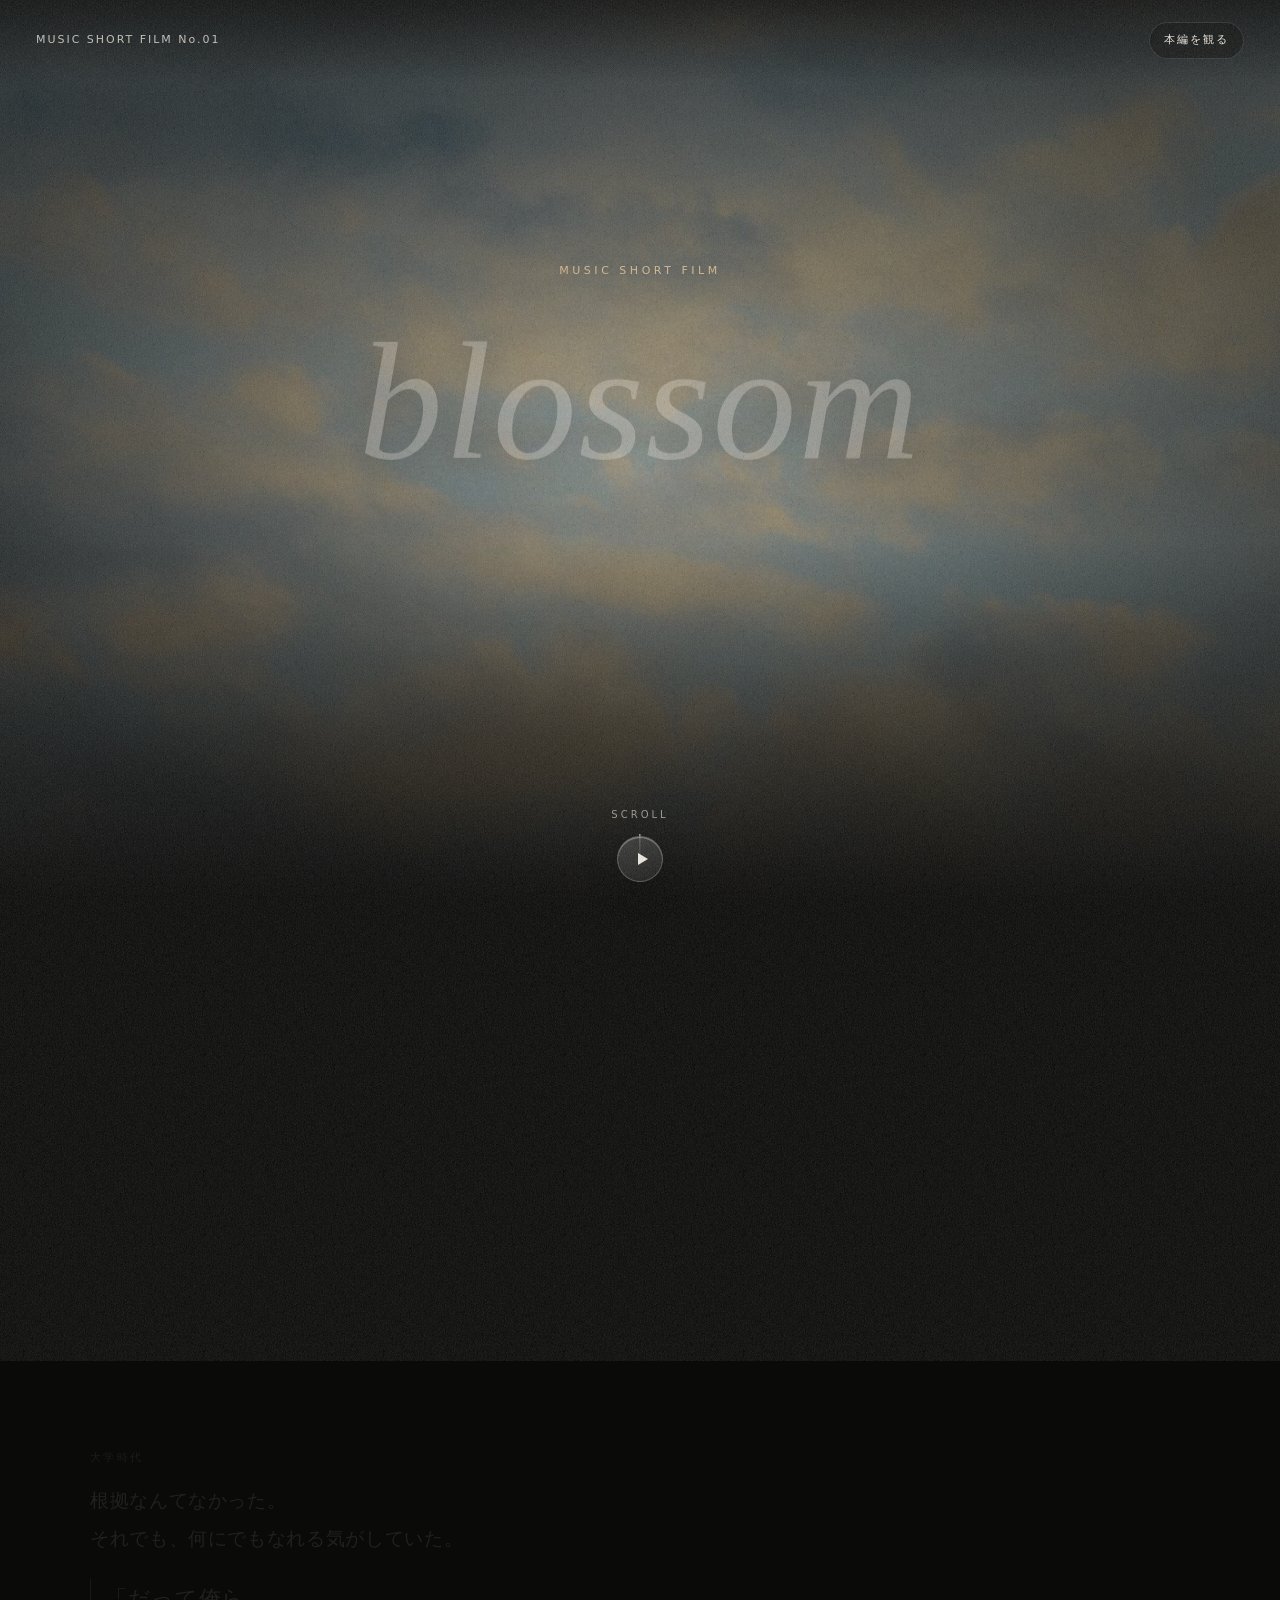
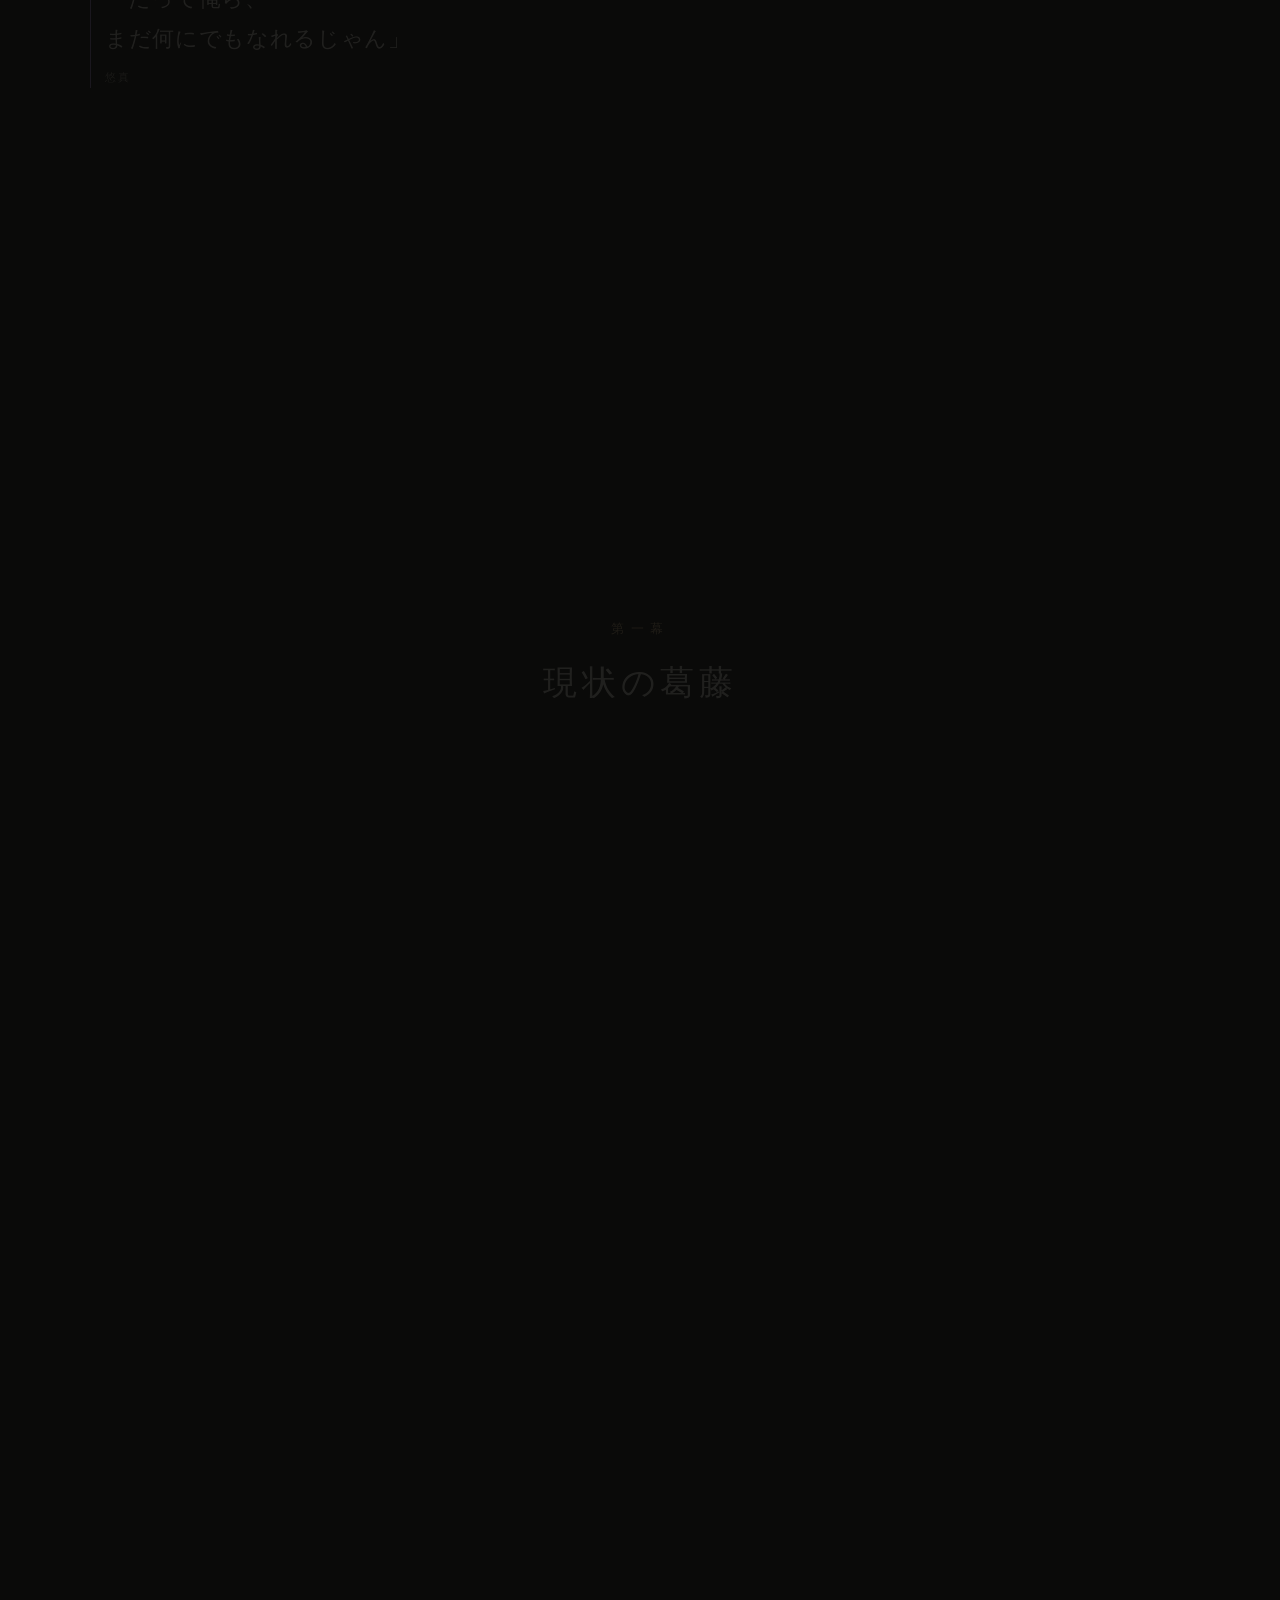
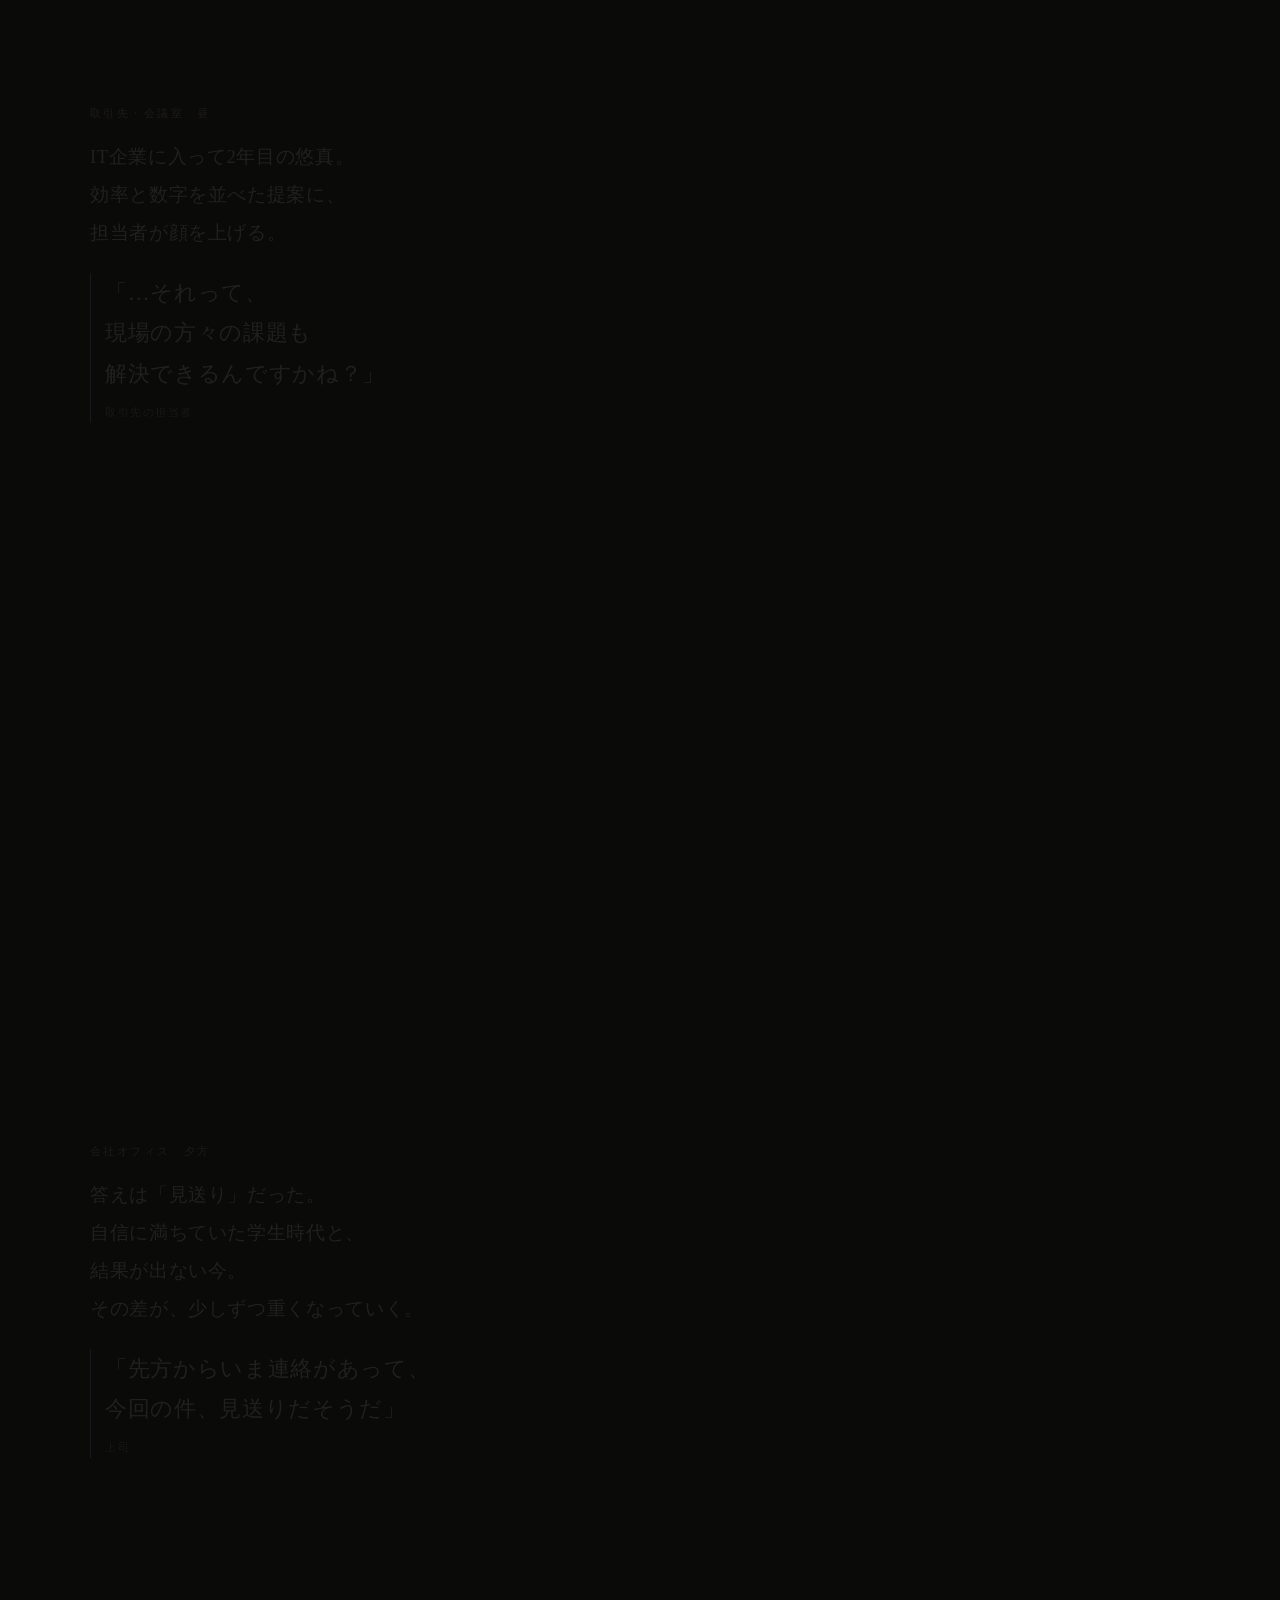
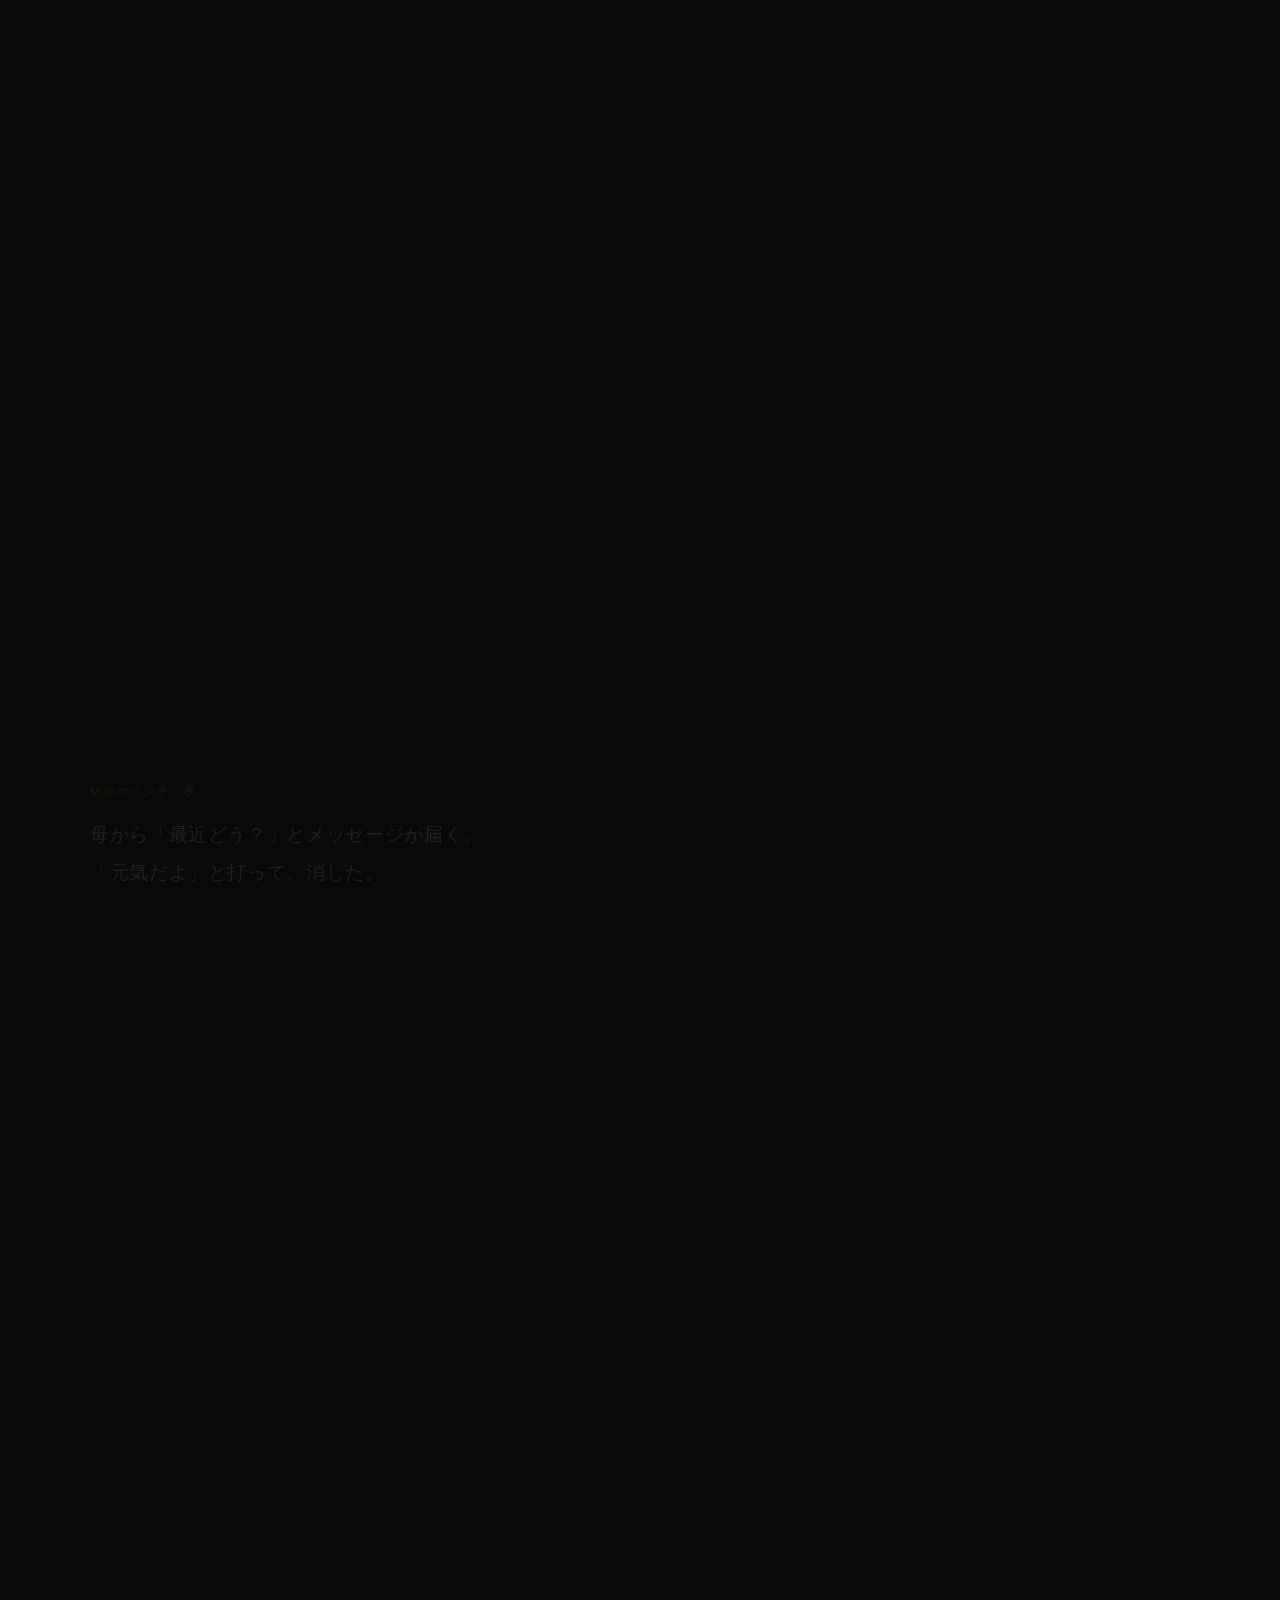
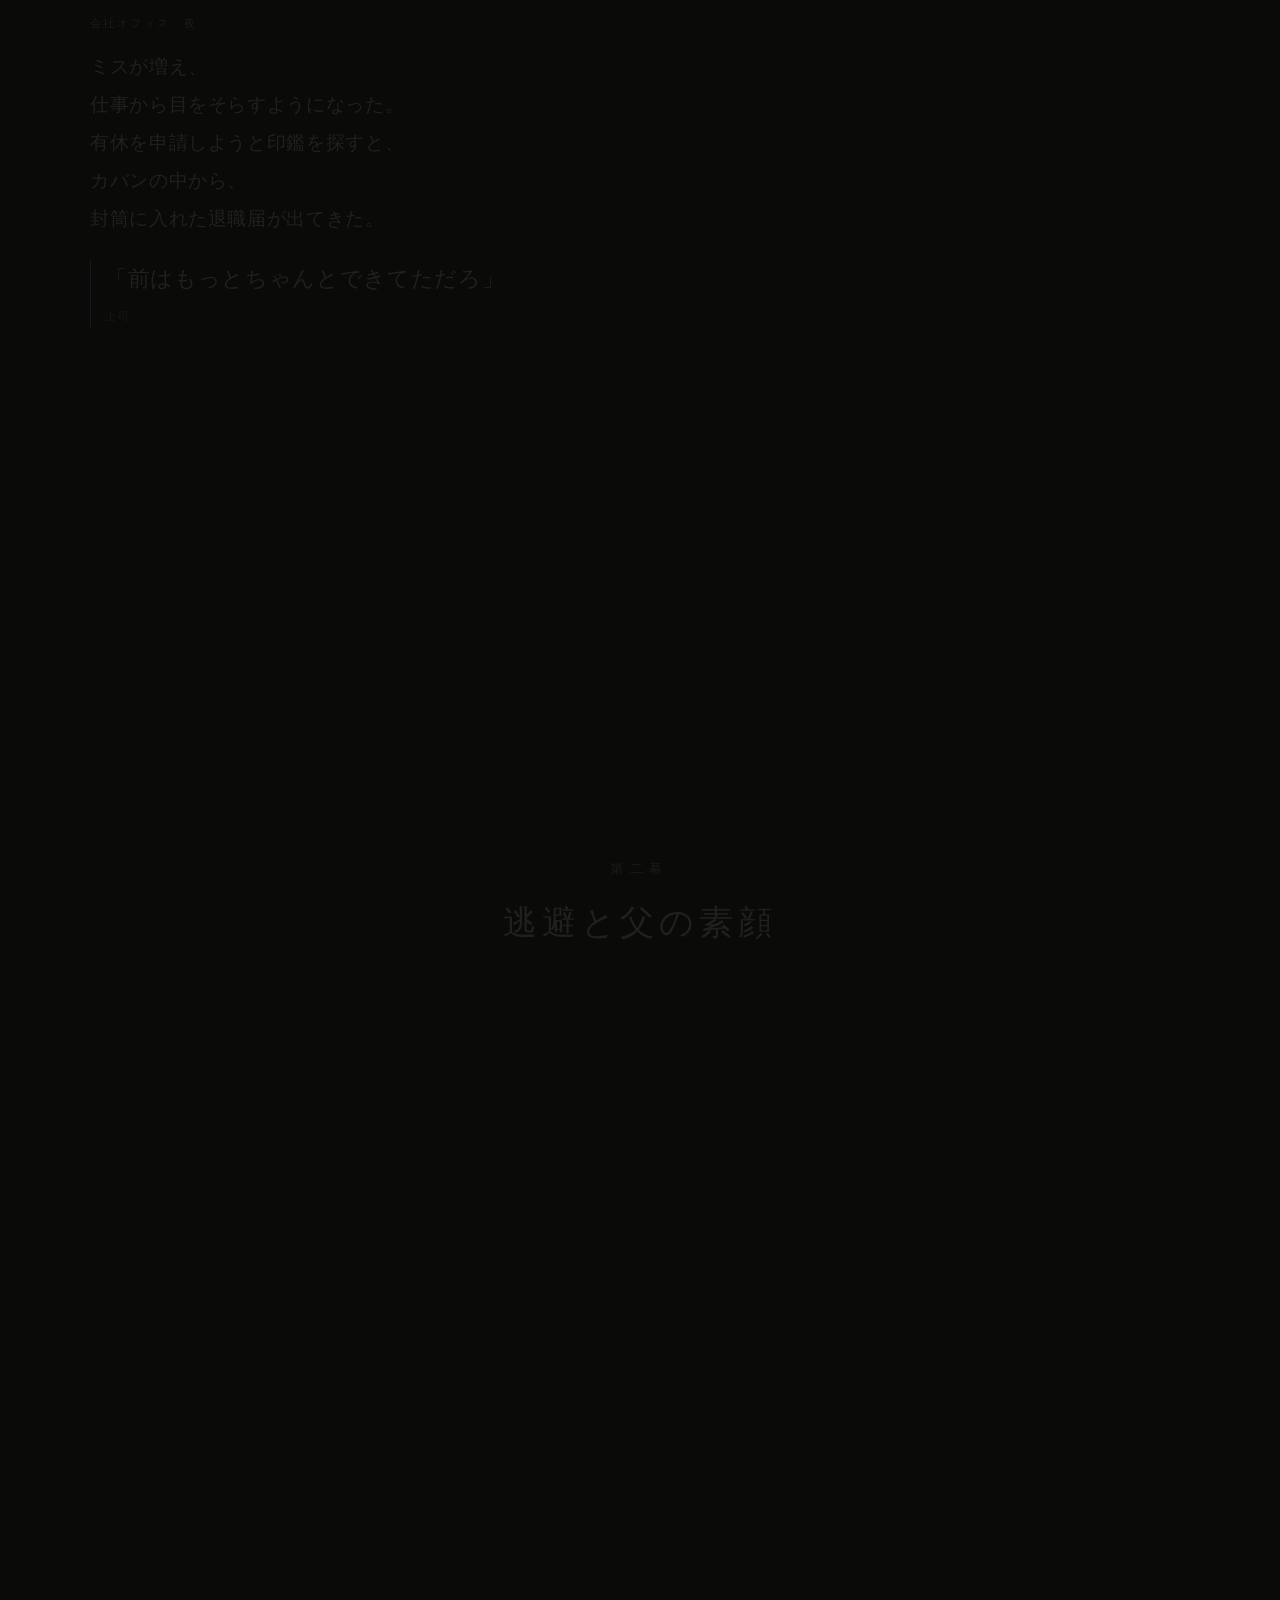
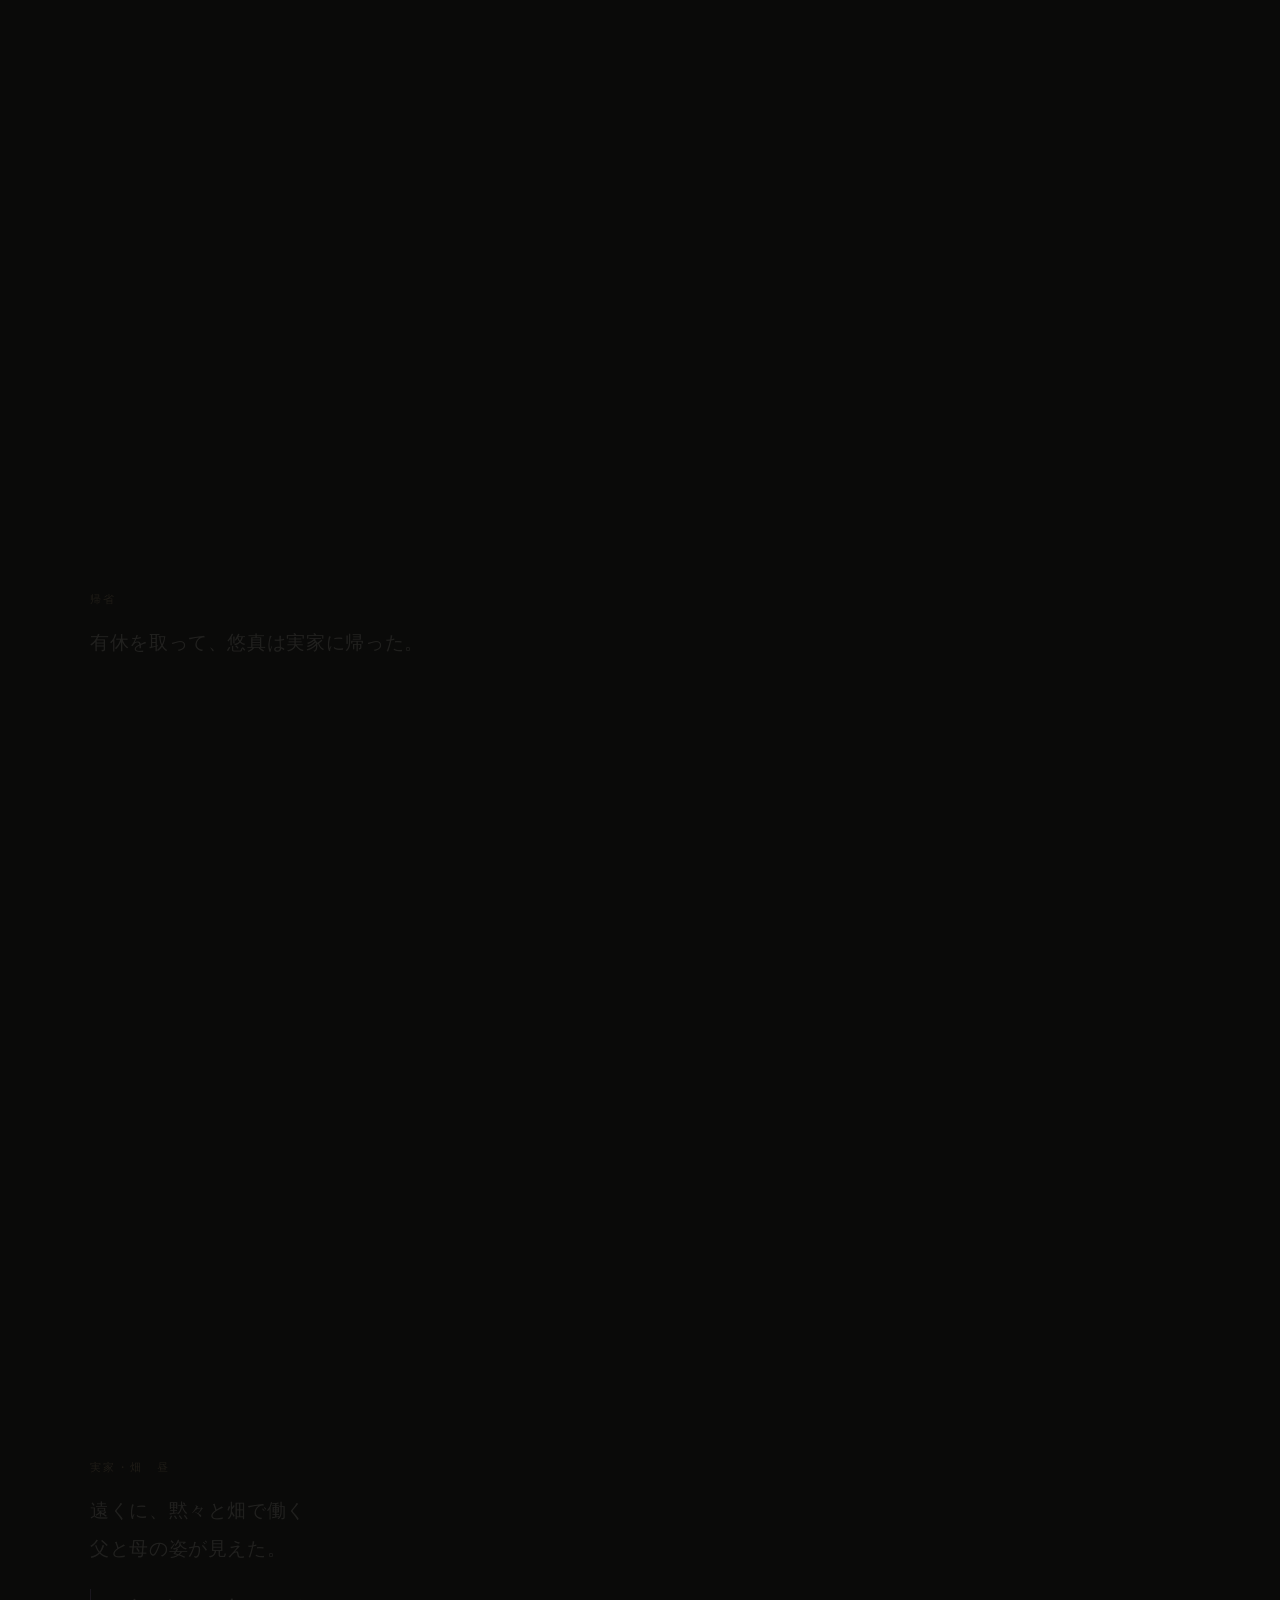
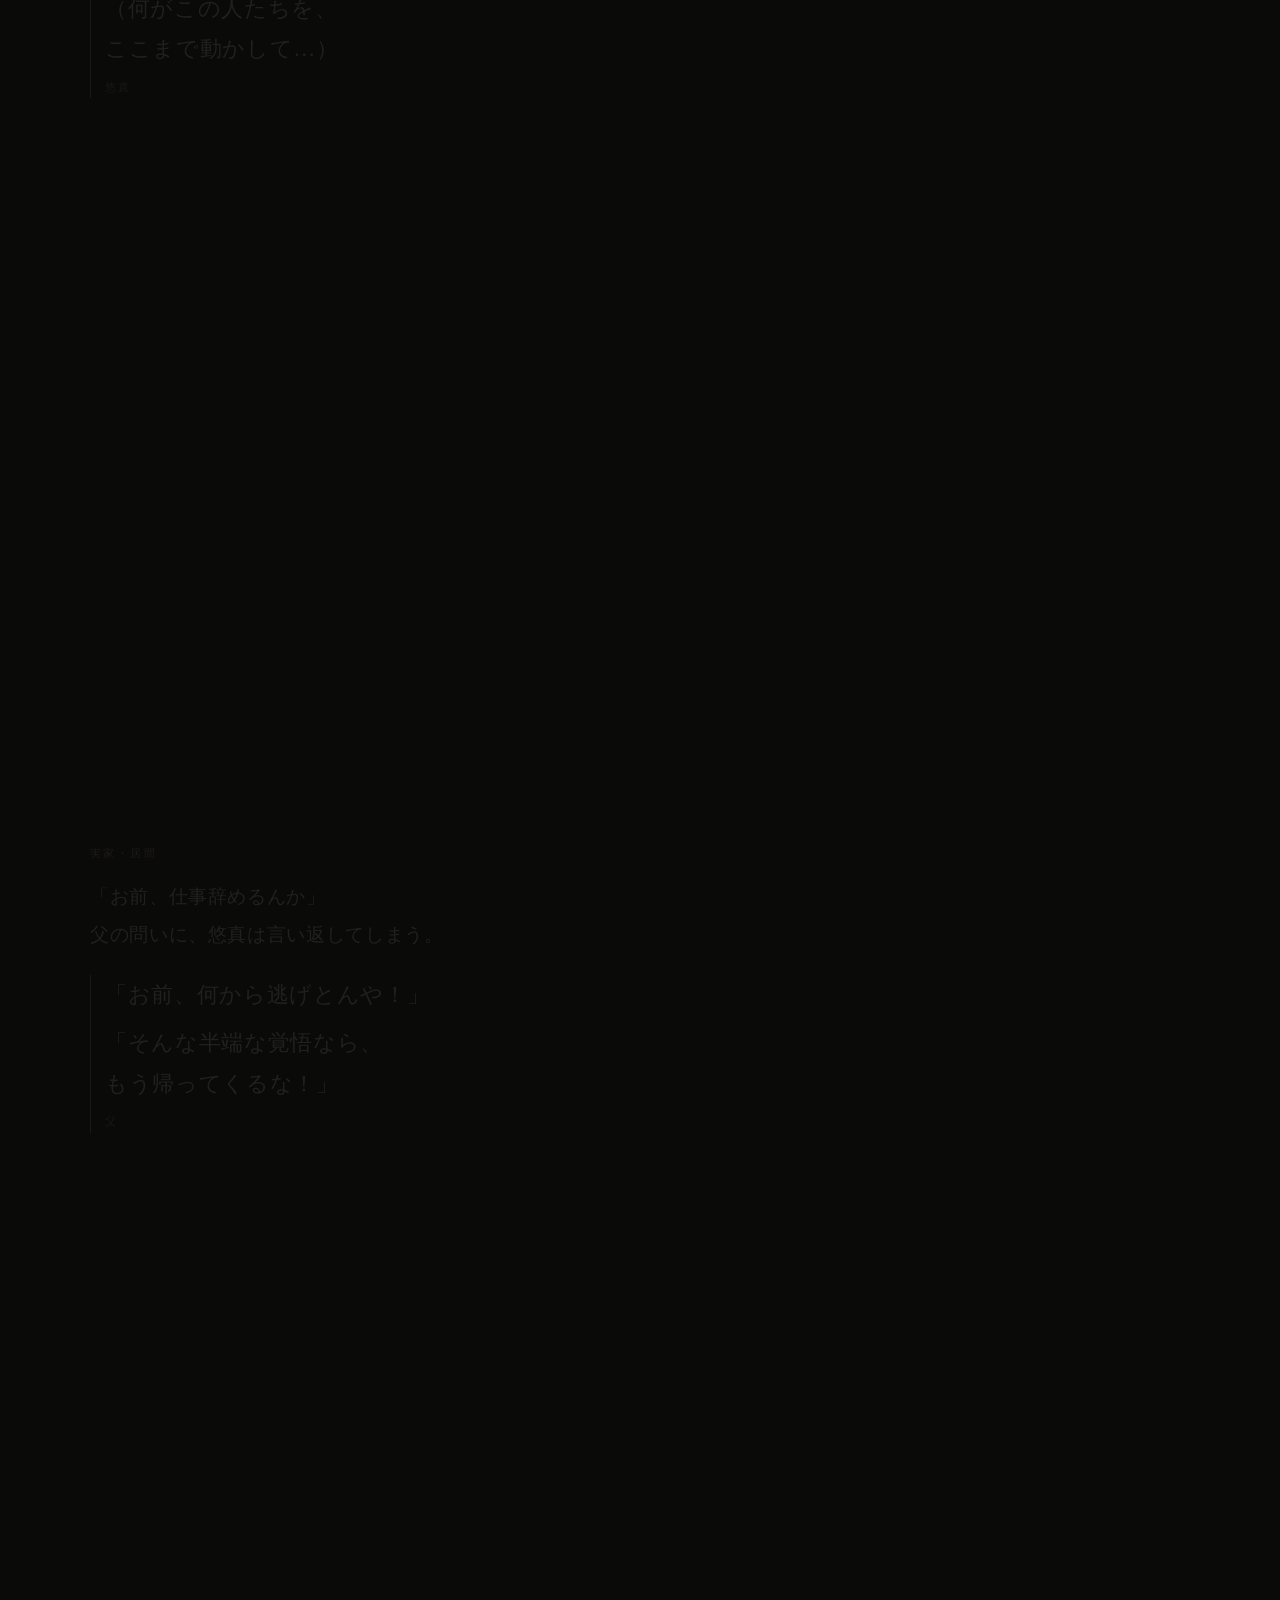
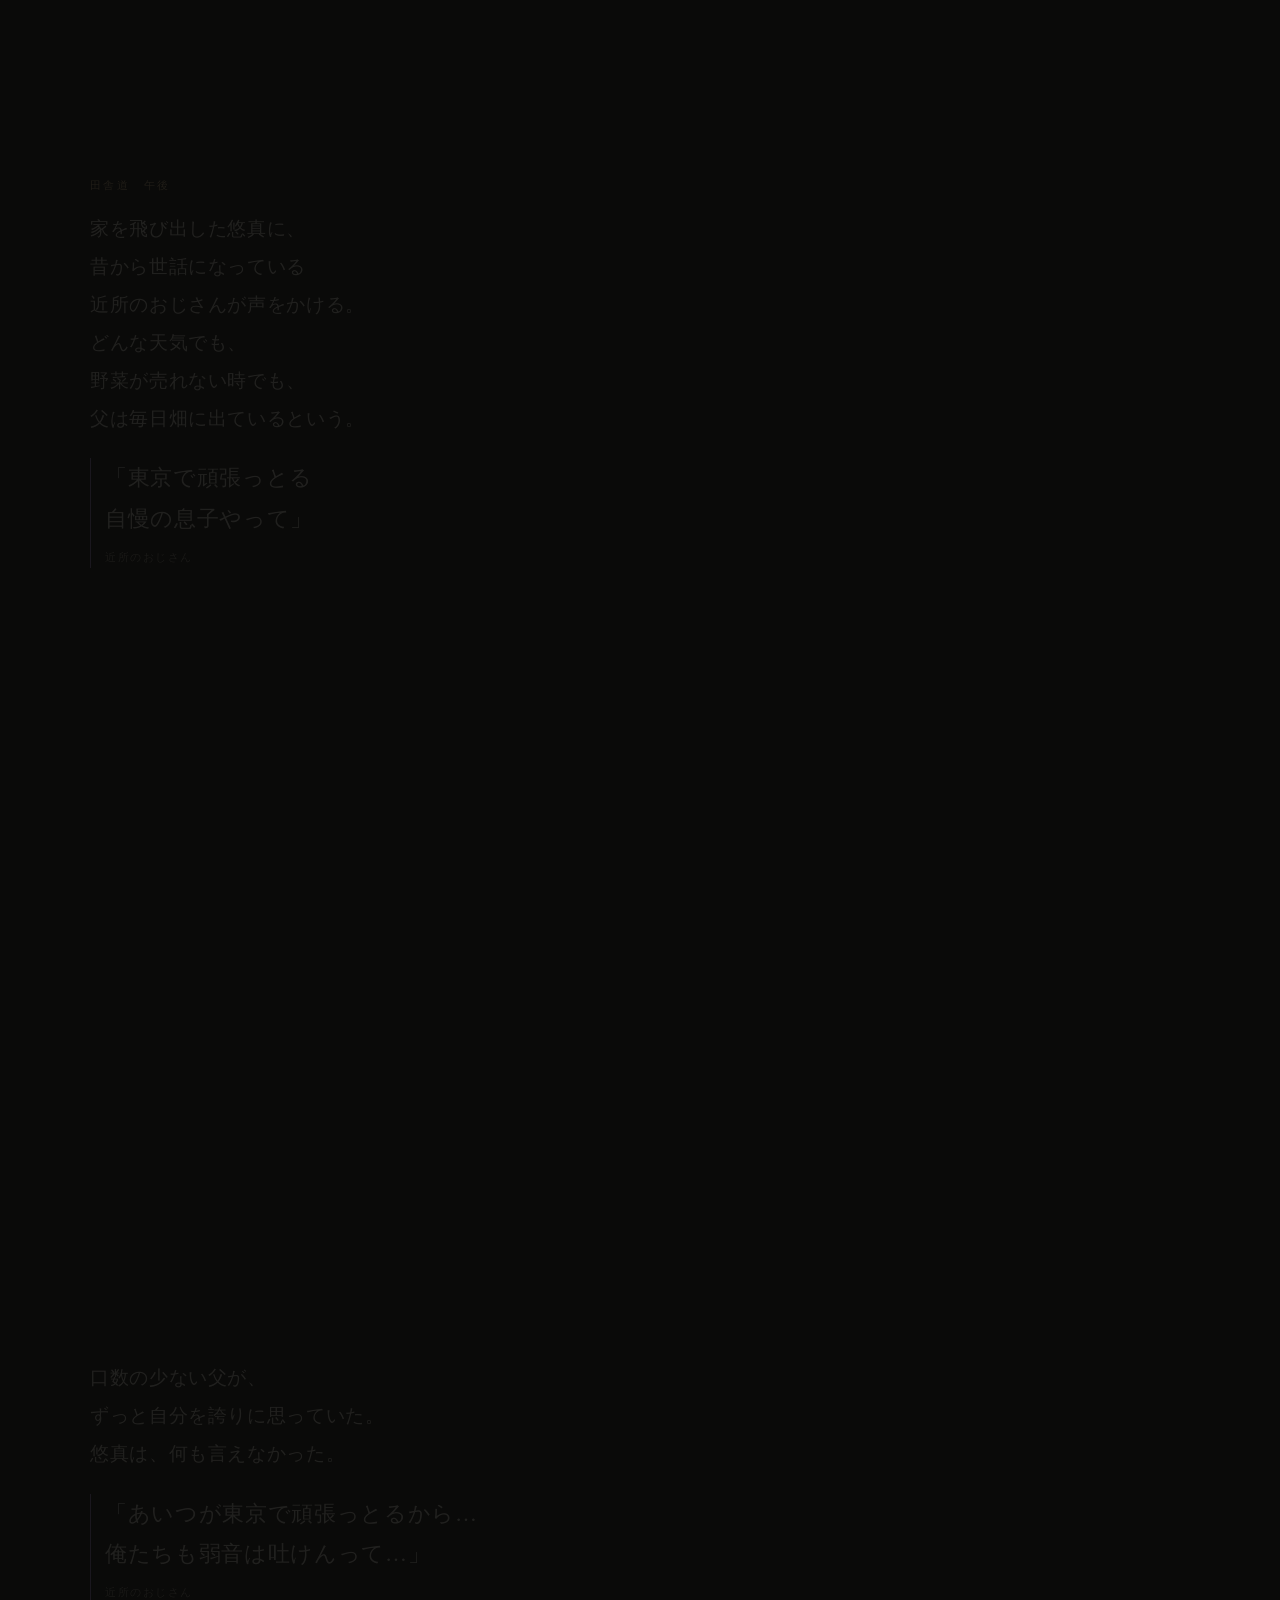
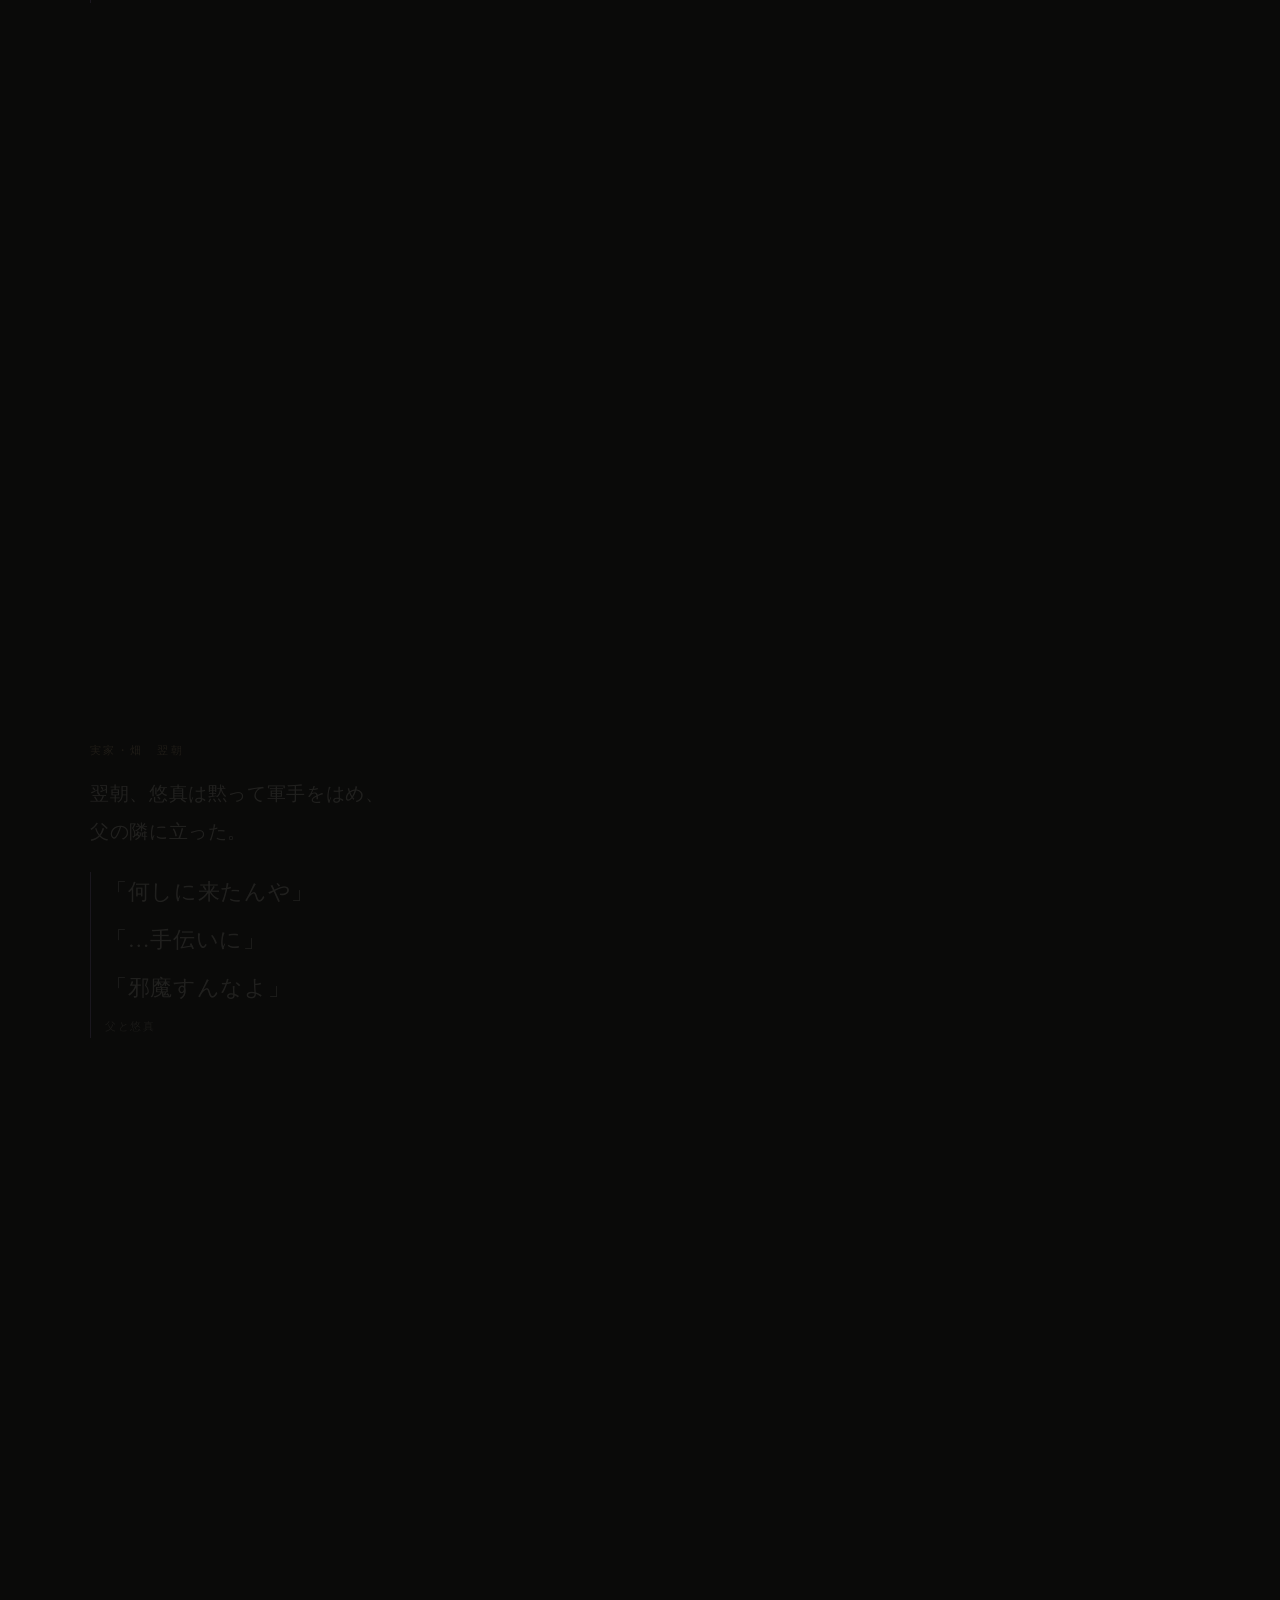
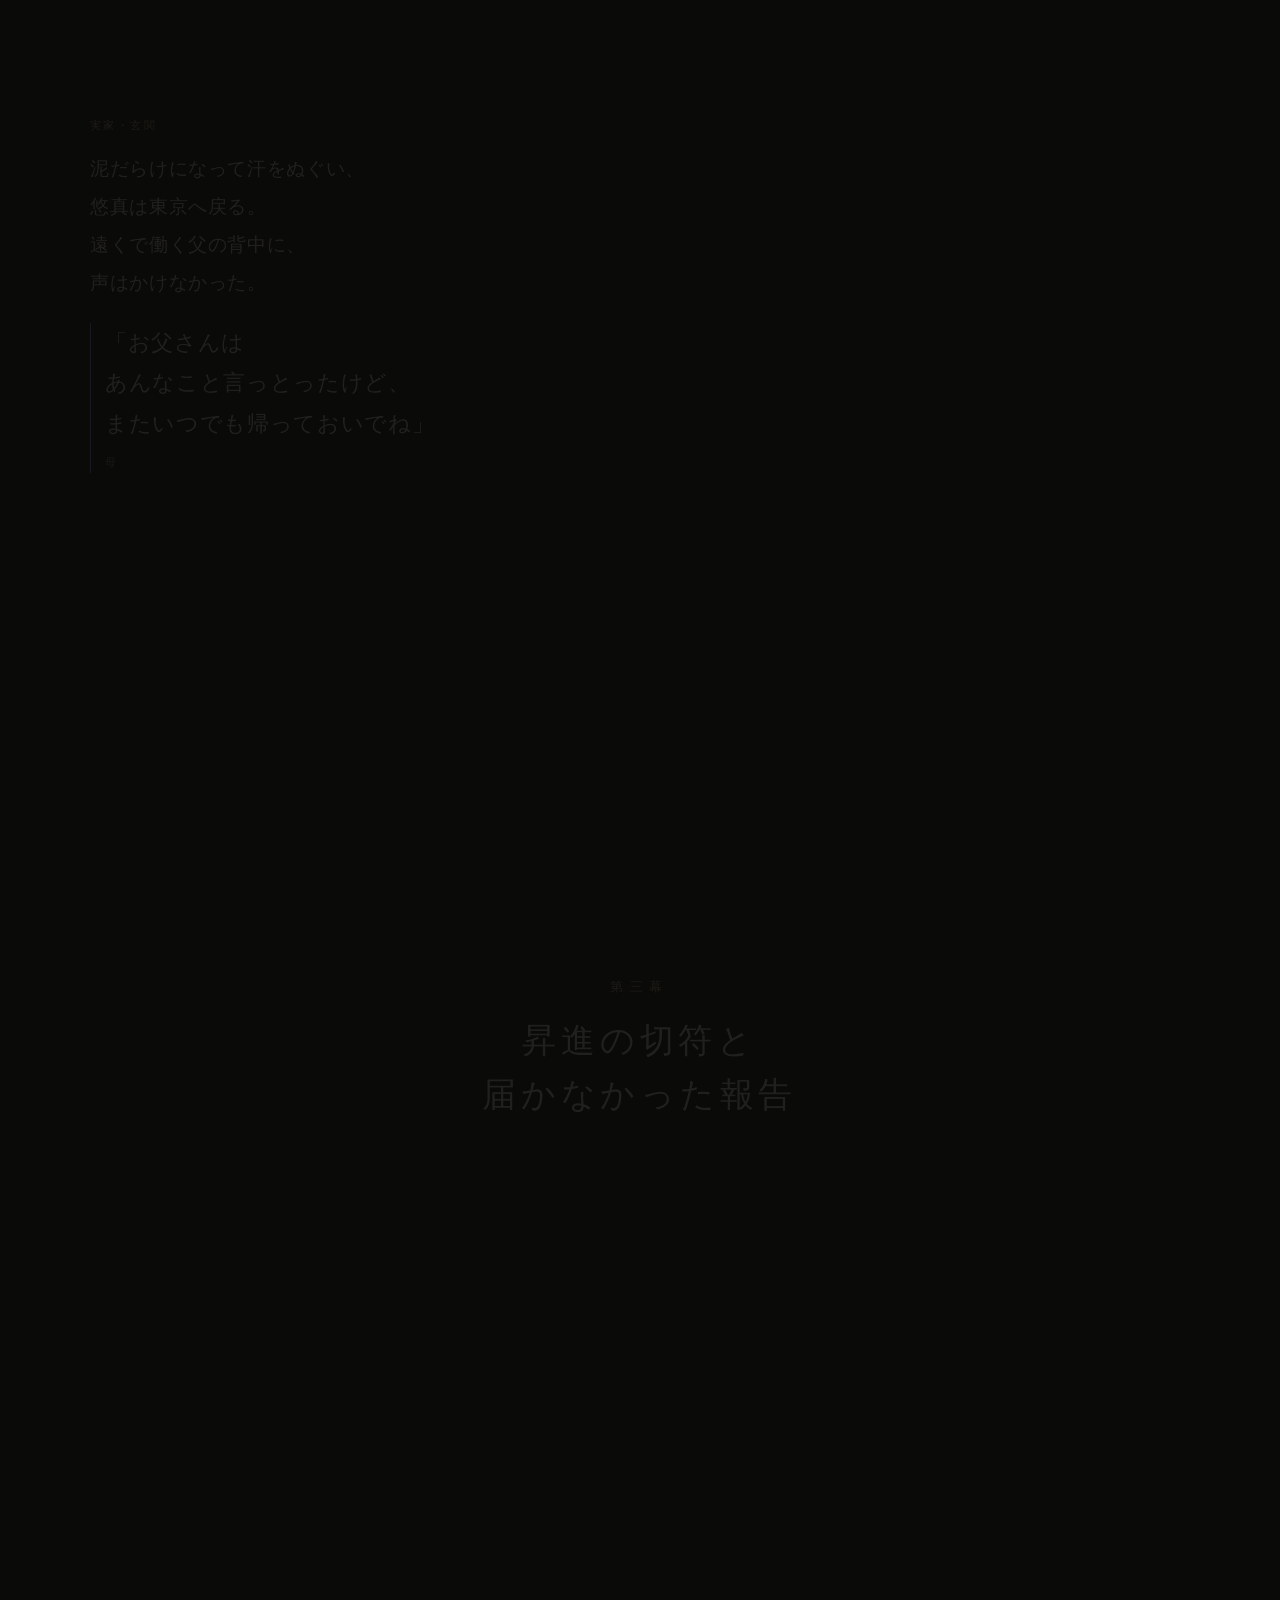
<file: index.html>
<!doctype html>
<html lang="ja">
<head>
<meta charset="utf-8">
<meta name="viewport" content="width=device-width, initial-scale=1">
<title>MUSIC SHORT FILM</title>
<!-- シリーズの入口。今は最新作『blossom』へ移る。続編が出たら作品一覧にする -->
<meta http-equiv="refresh" content="0; url=./01_blossom/">
<link rel="canonical" href="https://kazuki-tsurumaru-ops.github.io/music-short-film/01_blossom/">
<meta property="og:title" content="『blossom』Music Short Film">
<meta property="og:image" content="https://kazuki-tsurumaru-ops.github.io/music-short-film/01_blossom/images/title-l.jpg">
<style>body{margin:0;background:#0a0a09;color:#ece7df;font:14px/1.8 system-ui,sans-serif;display:grid;place-items:center;height:100vh}a{color:inherit}</style>
</head>
<body><a href="./01_blossom/">『blossom』Music Short Film へ</a></body>
</html>
</file>
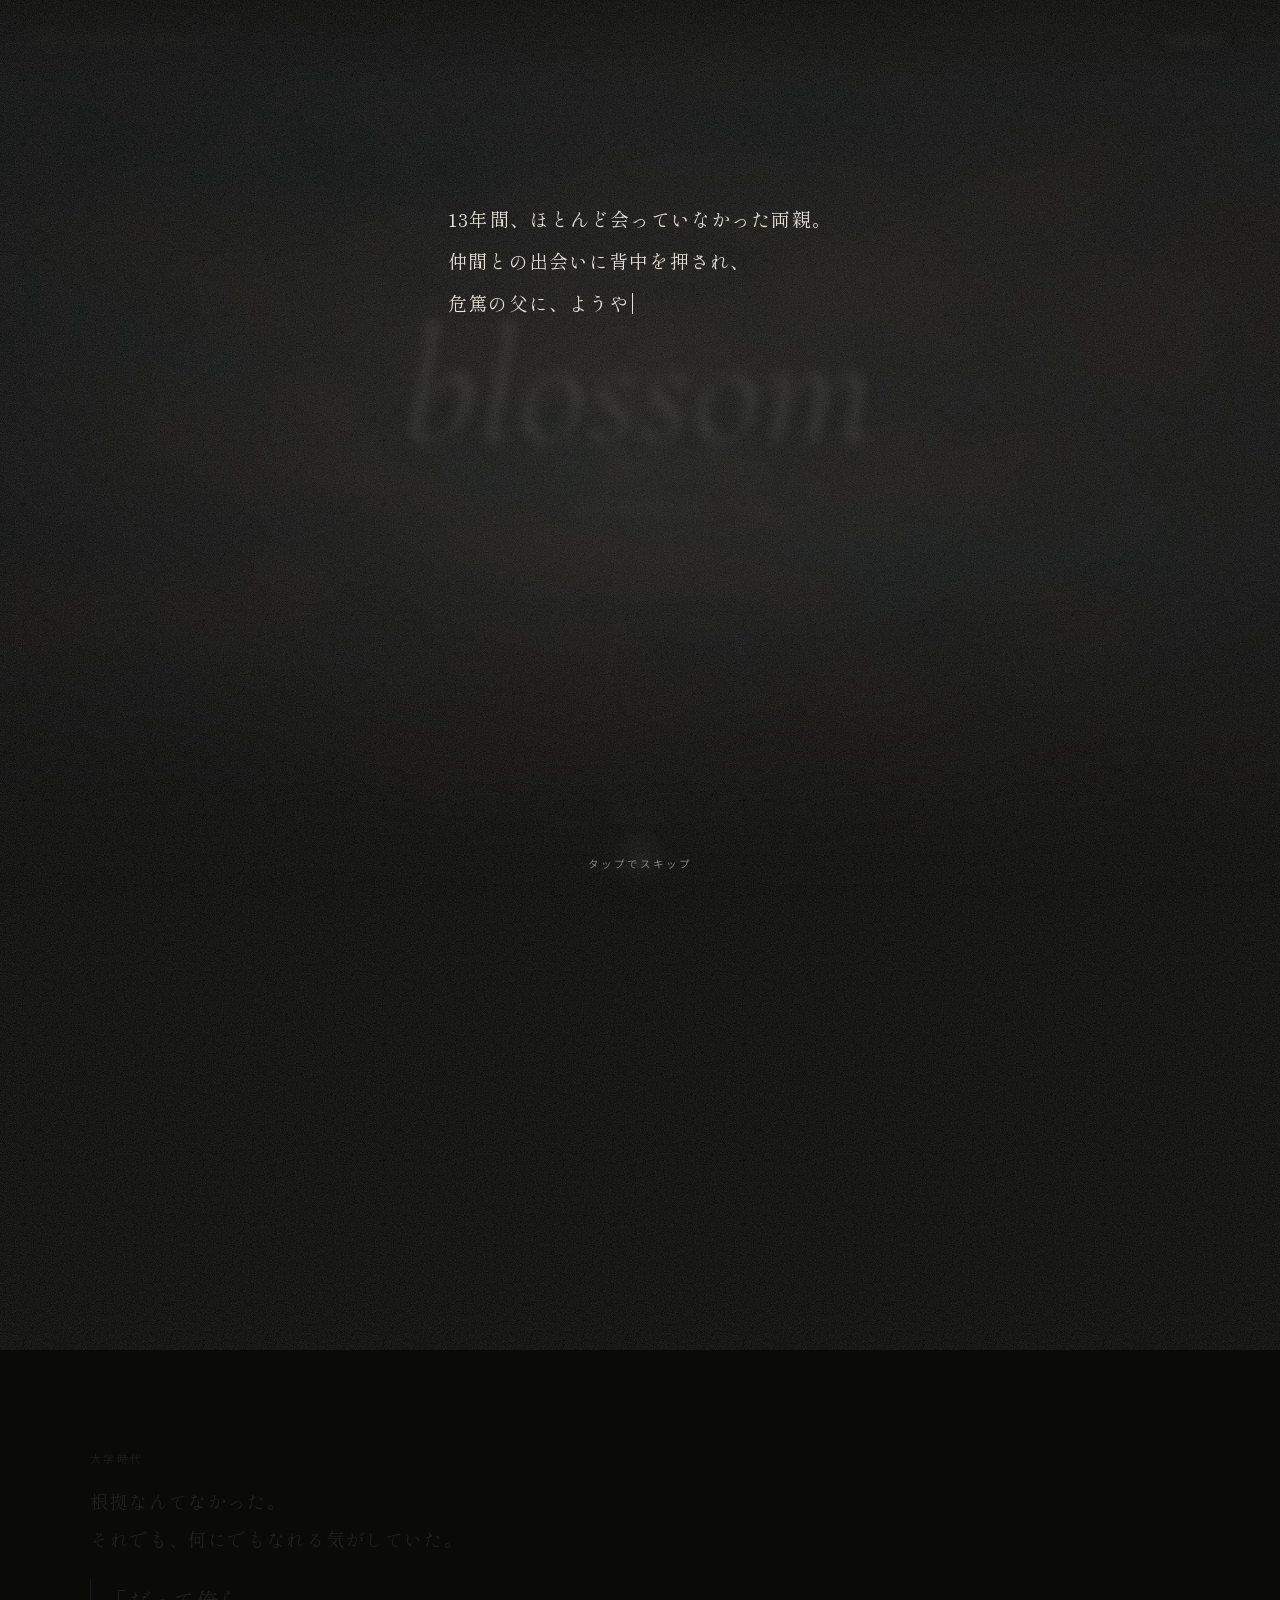
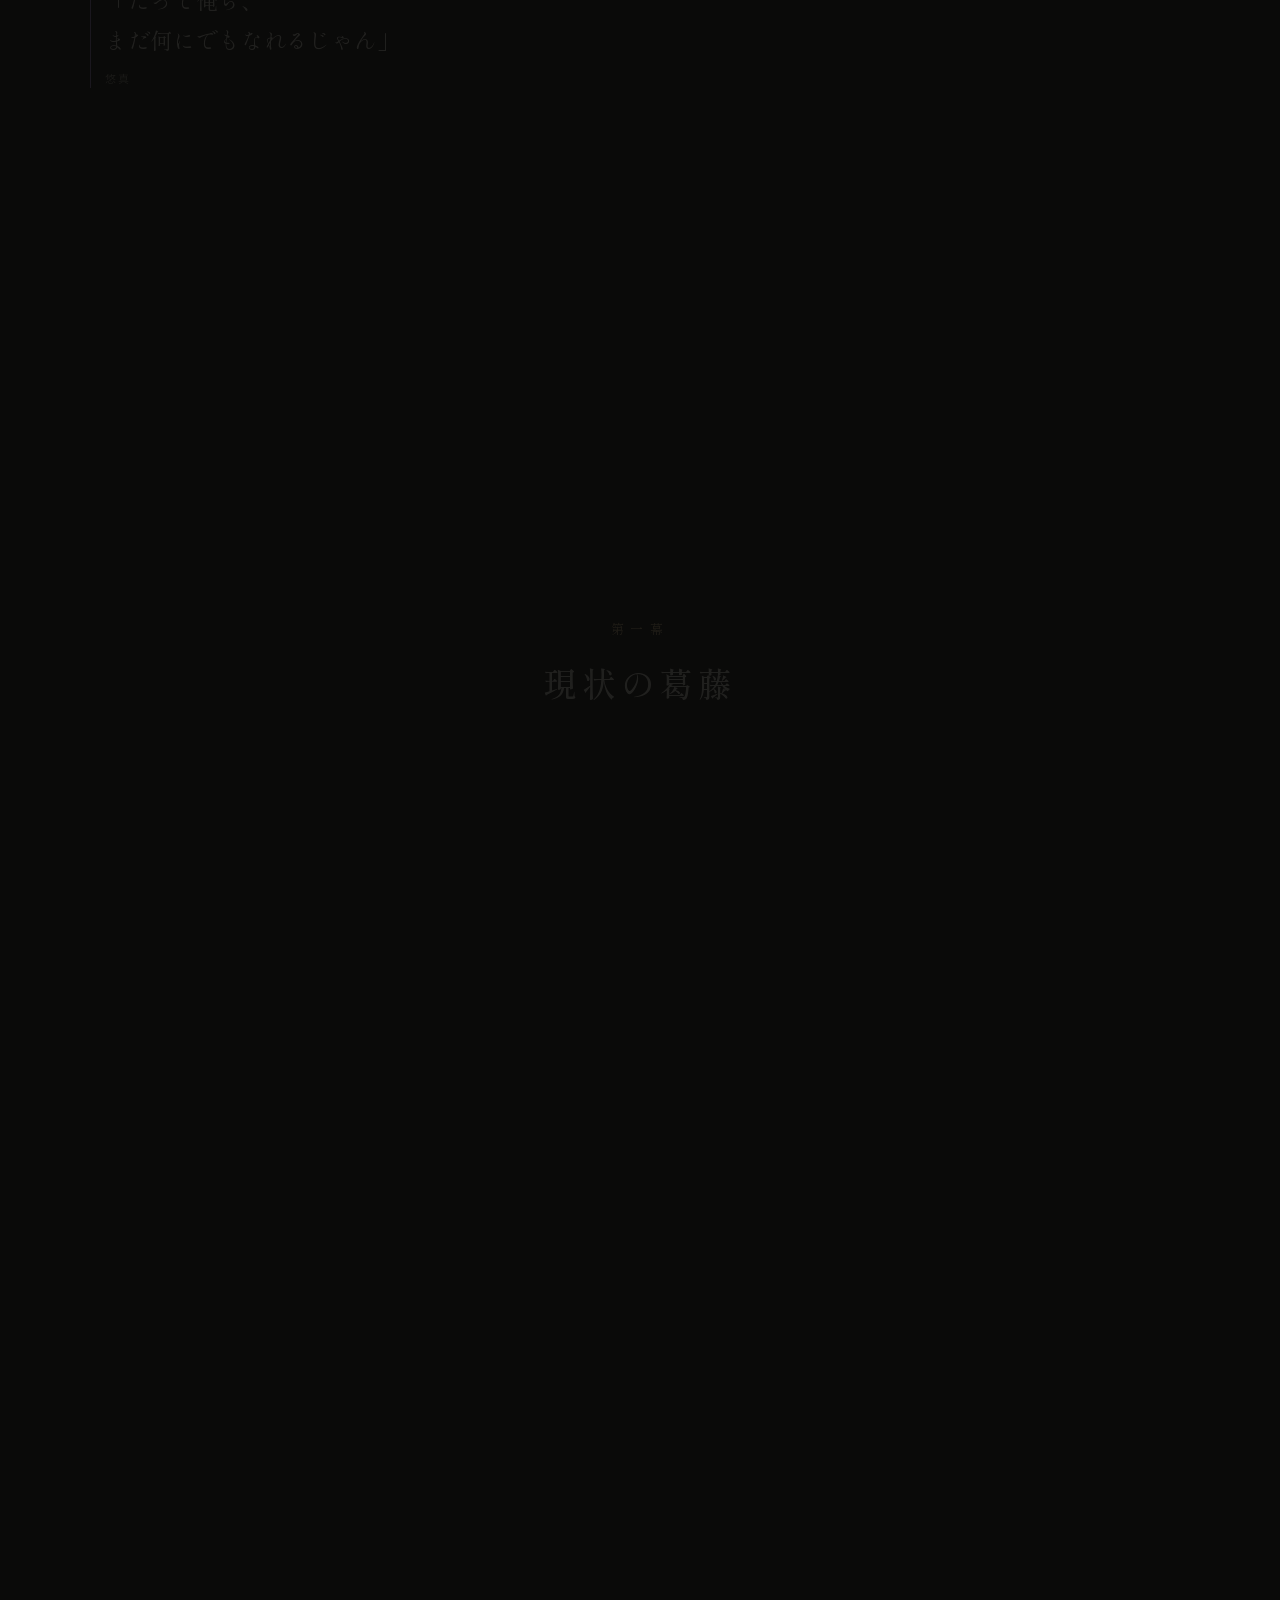
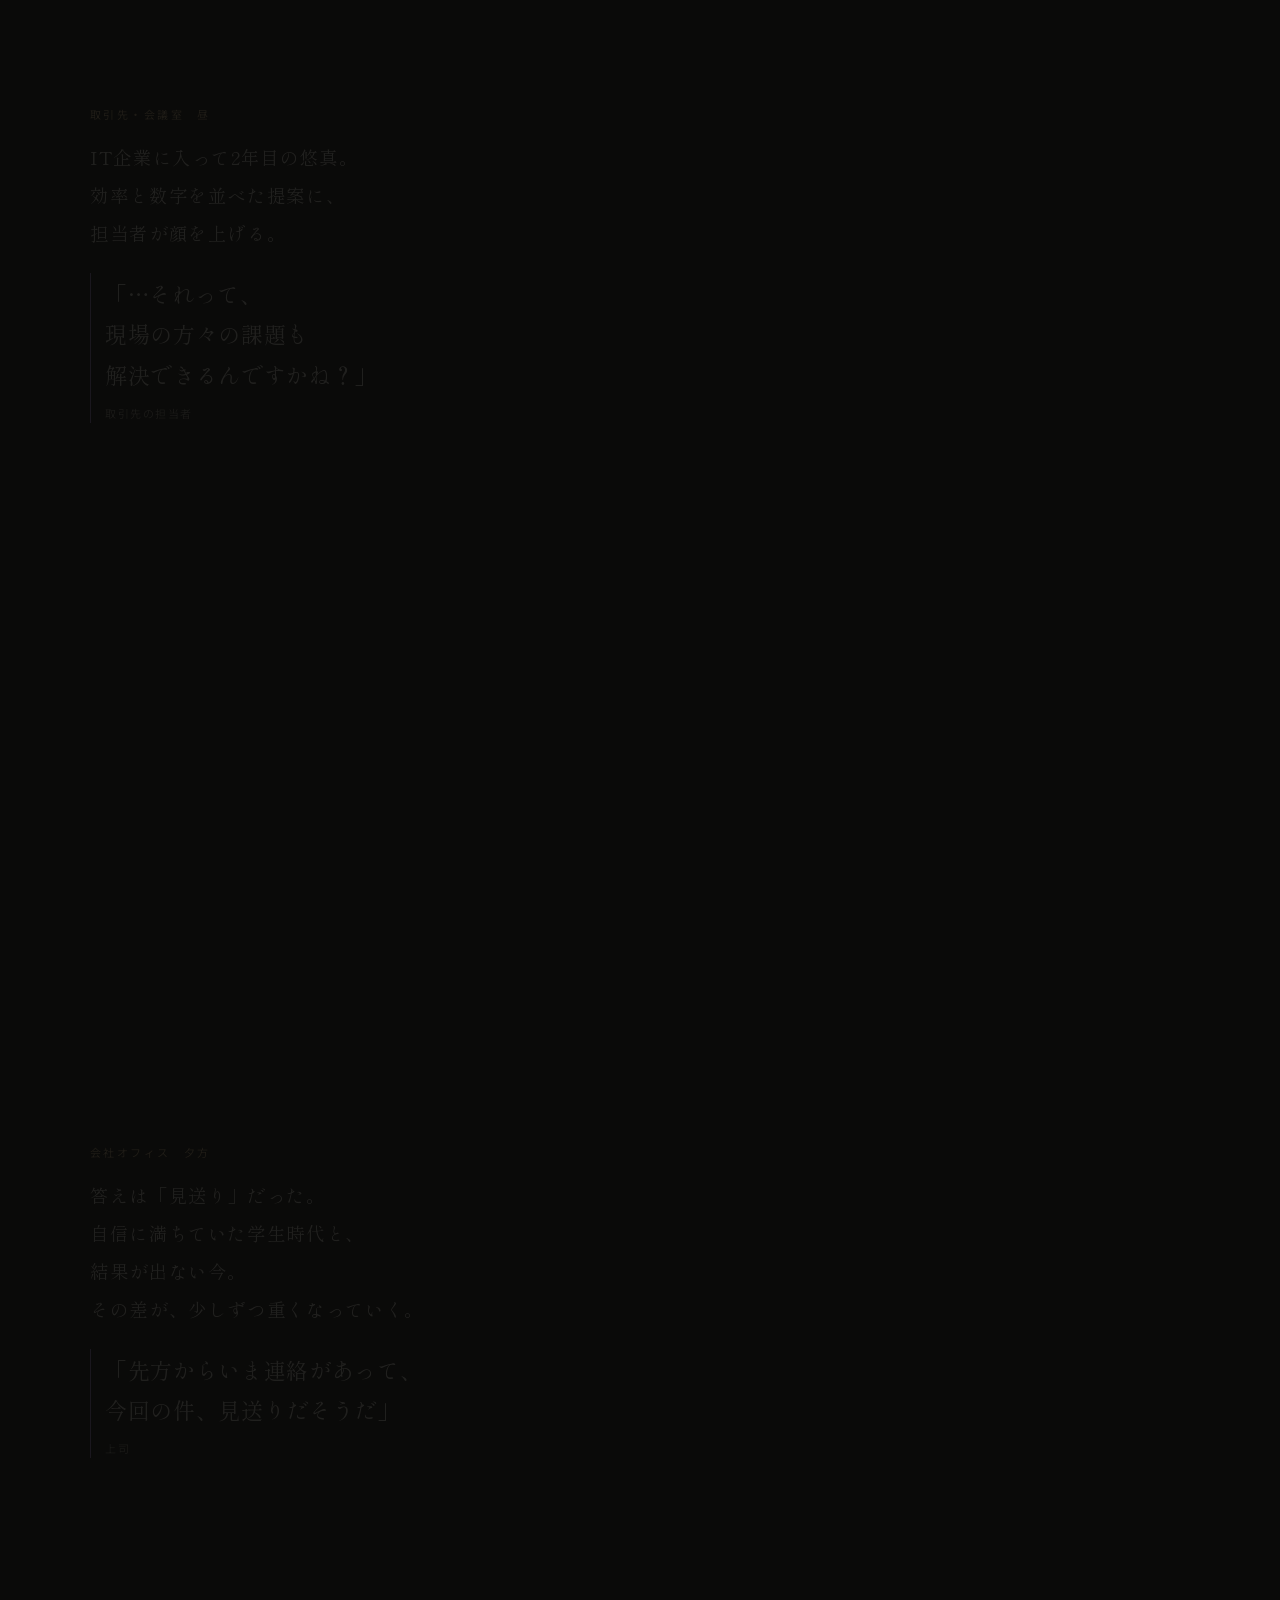
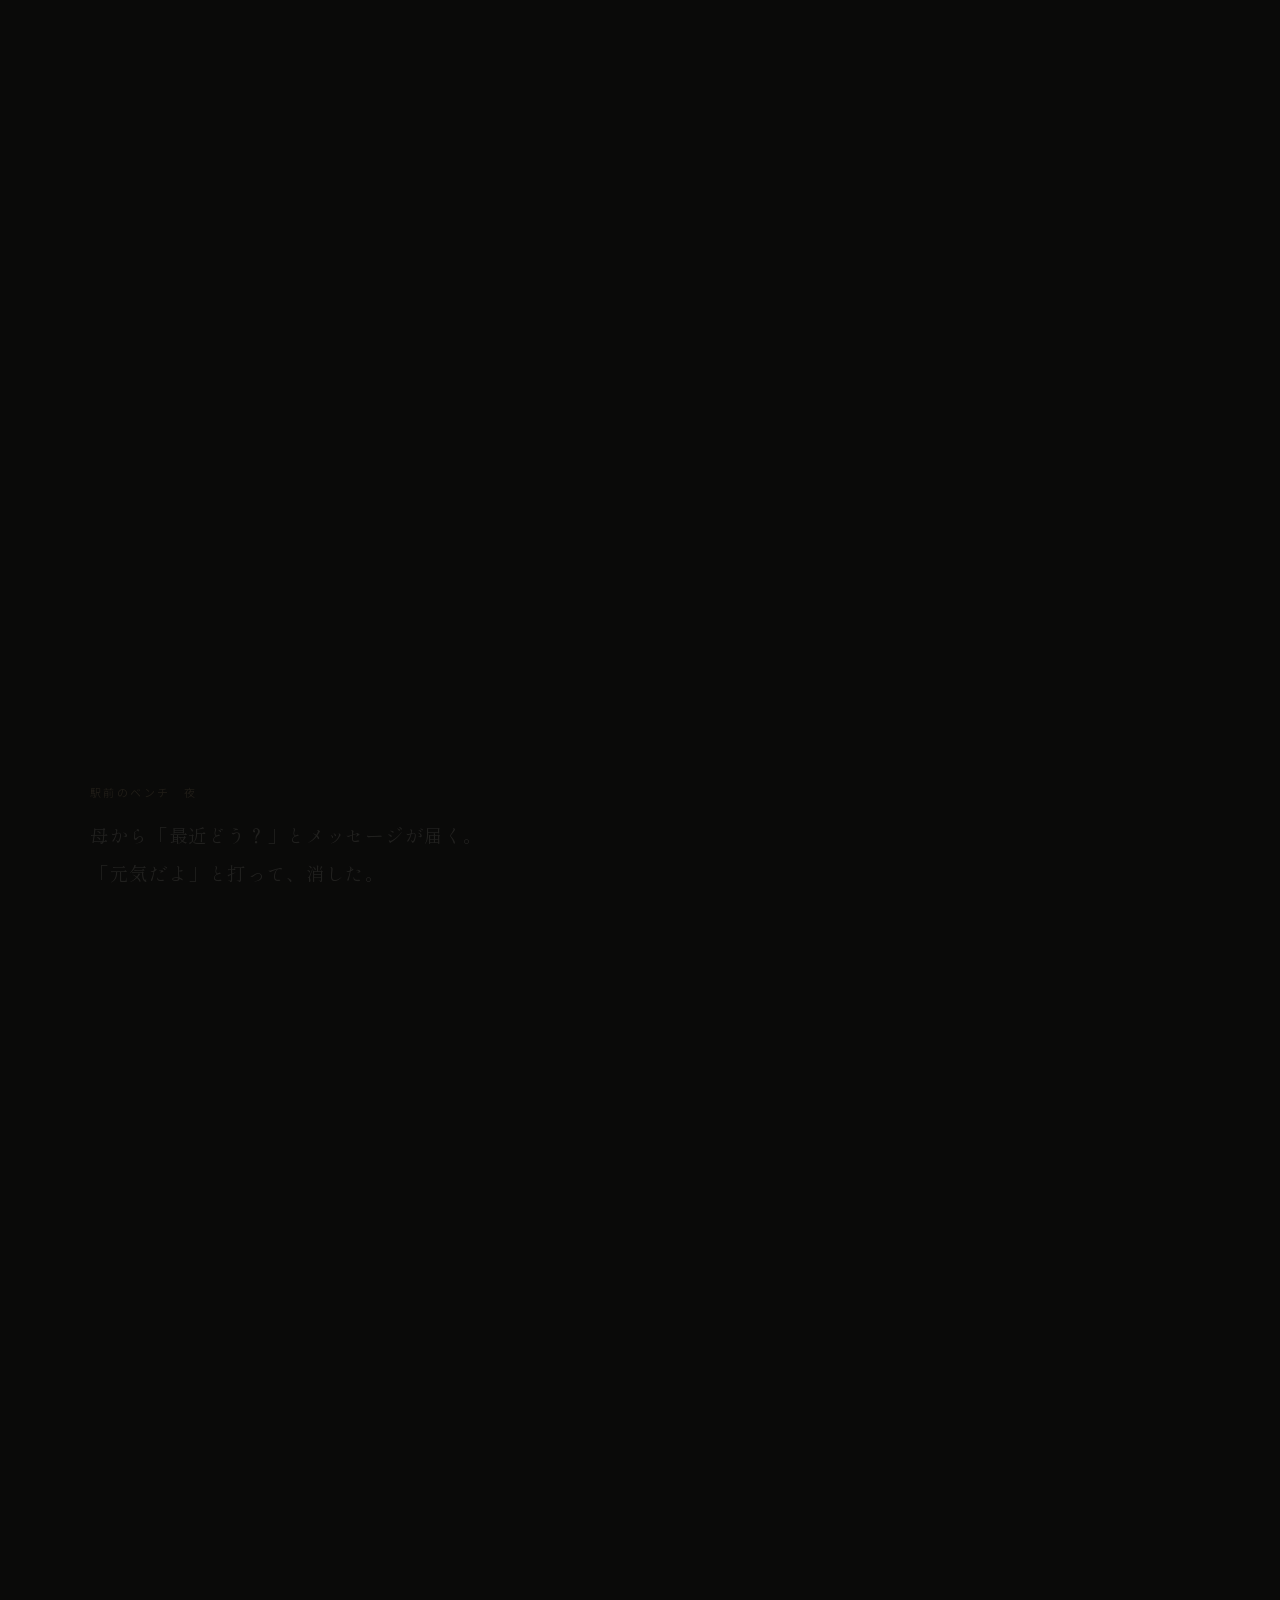
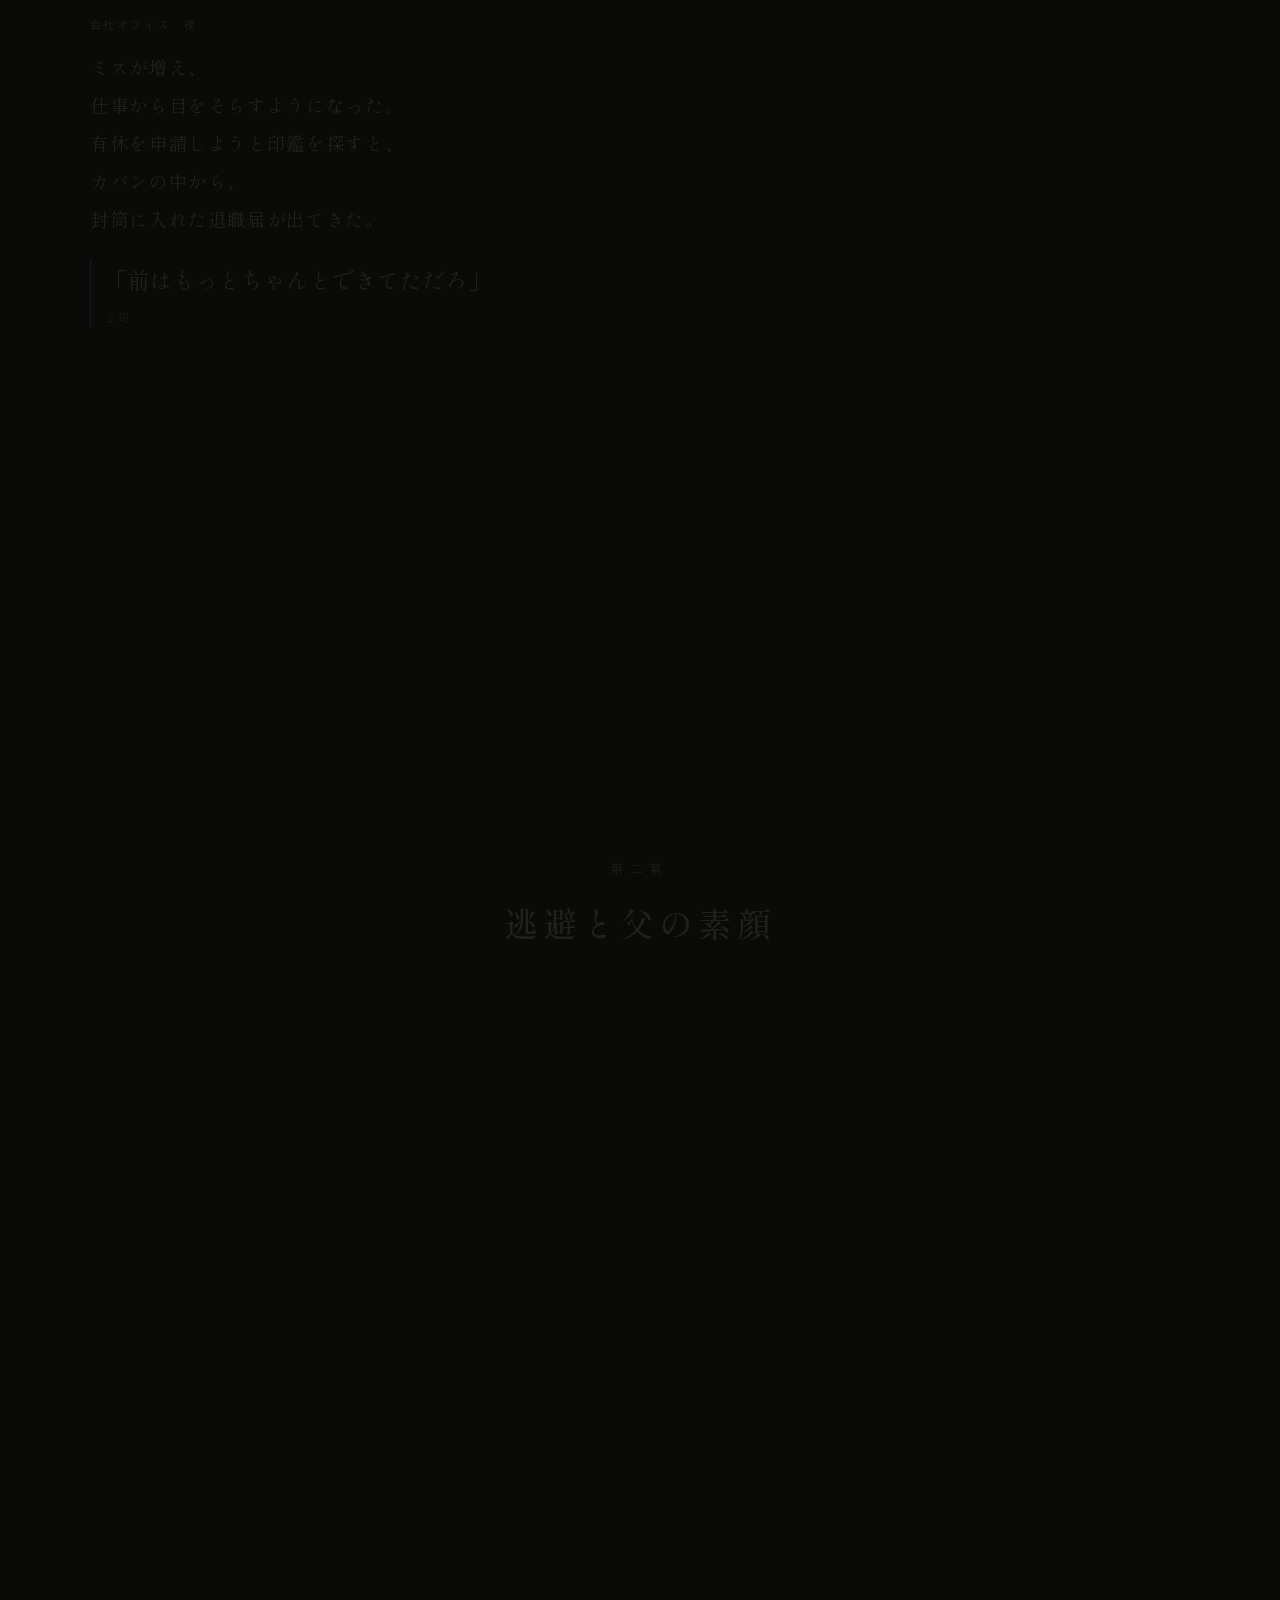
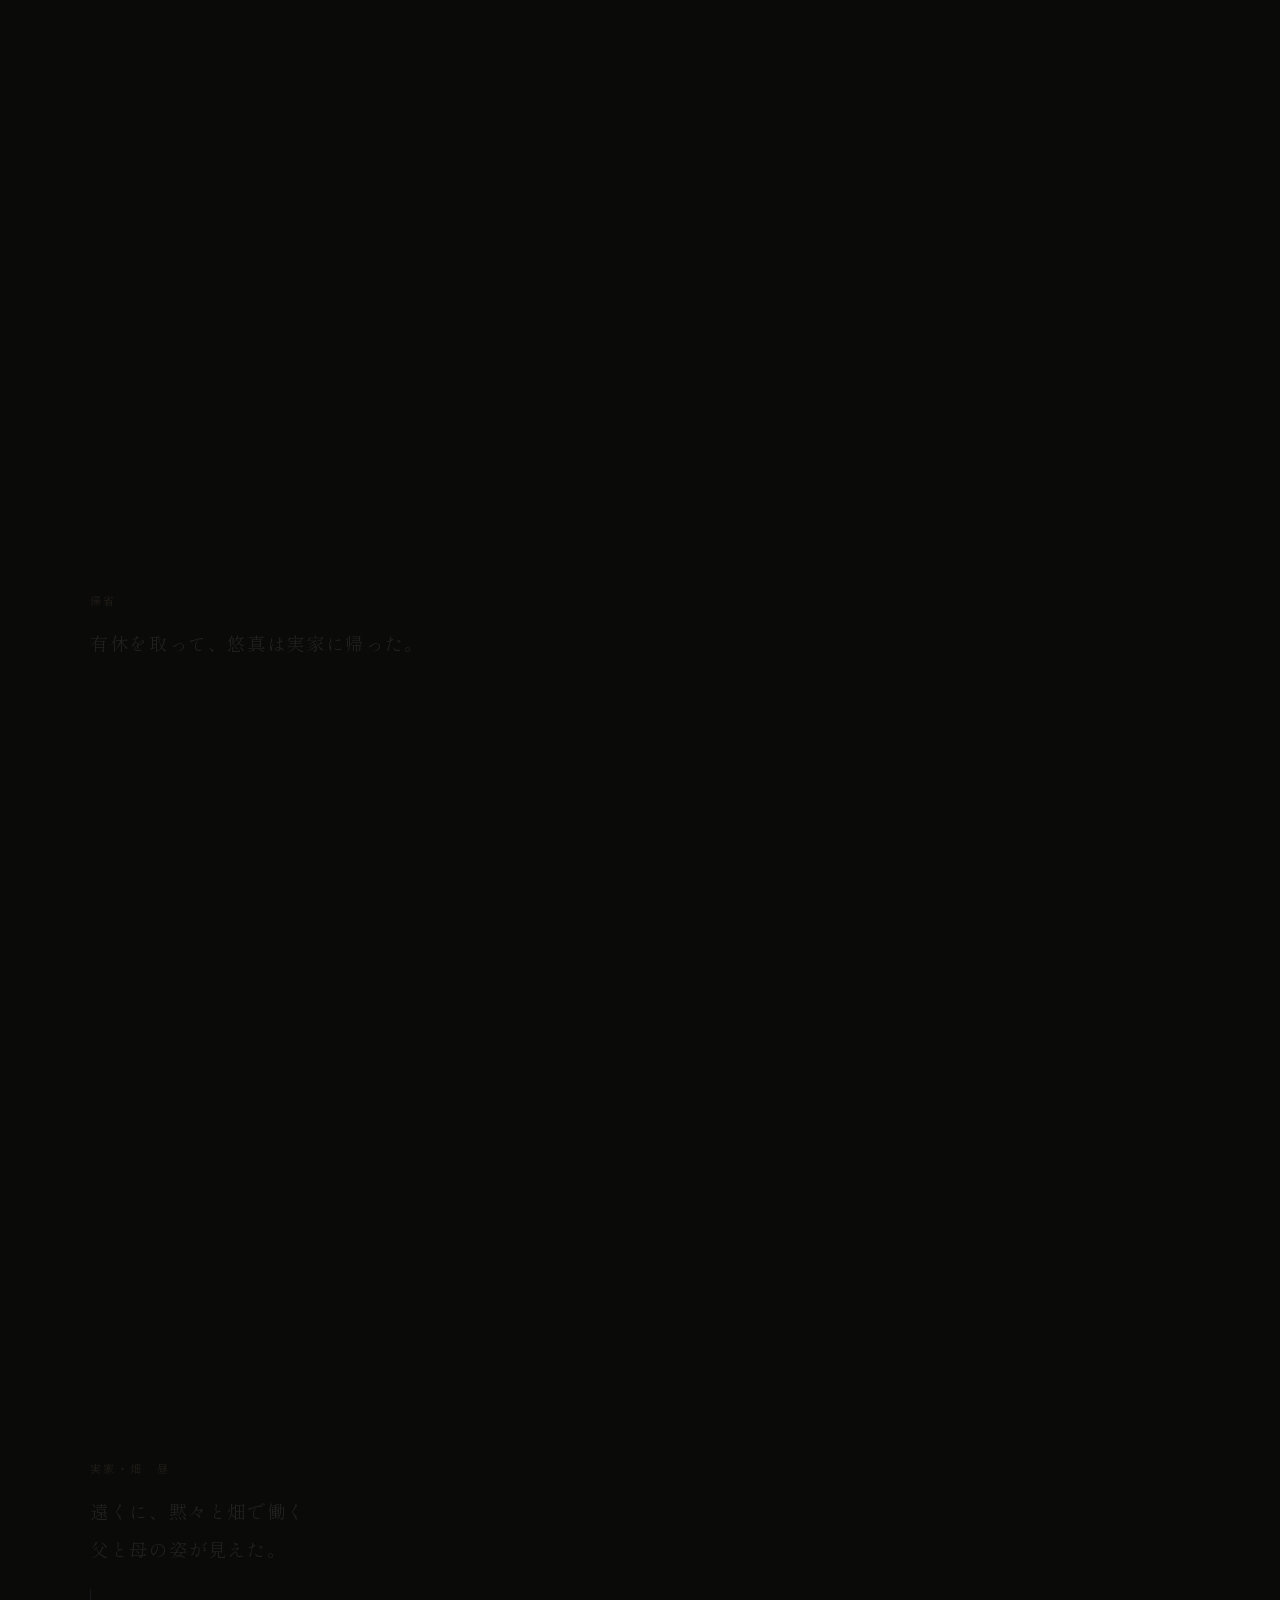
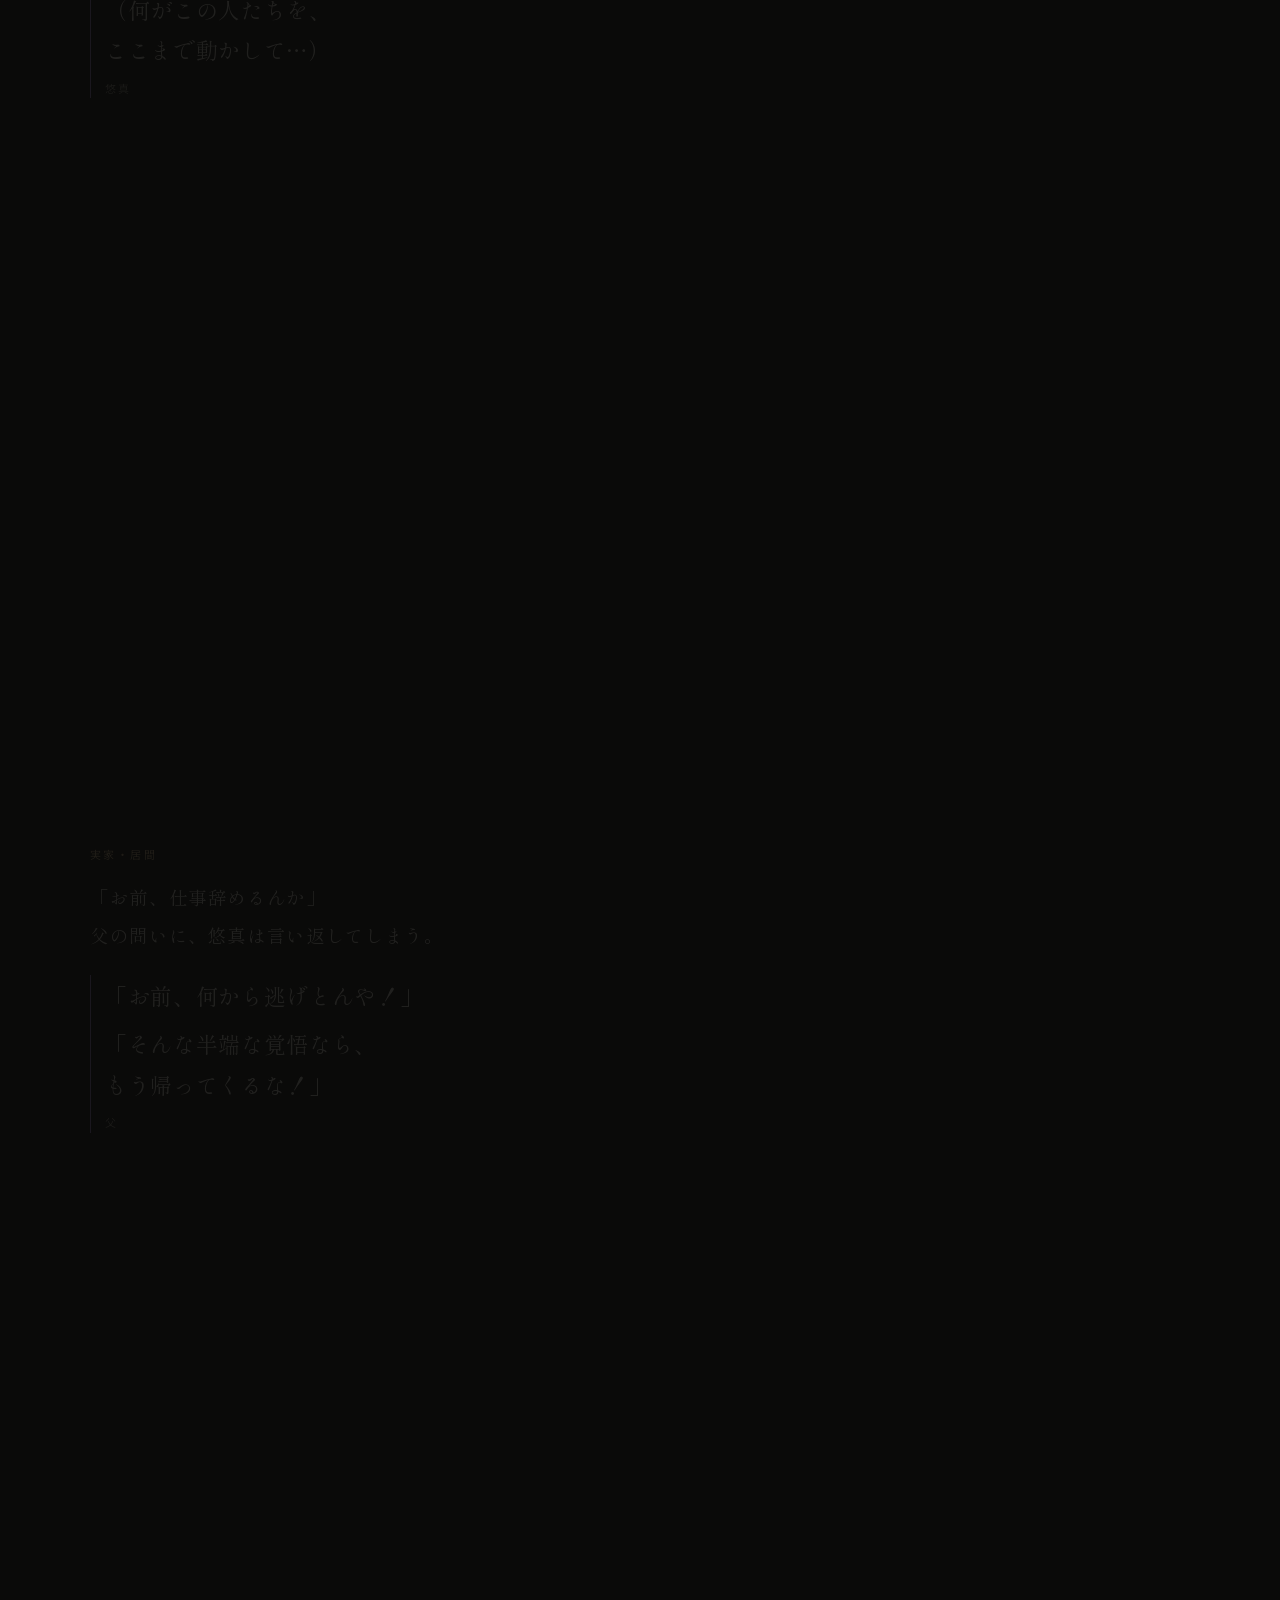
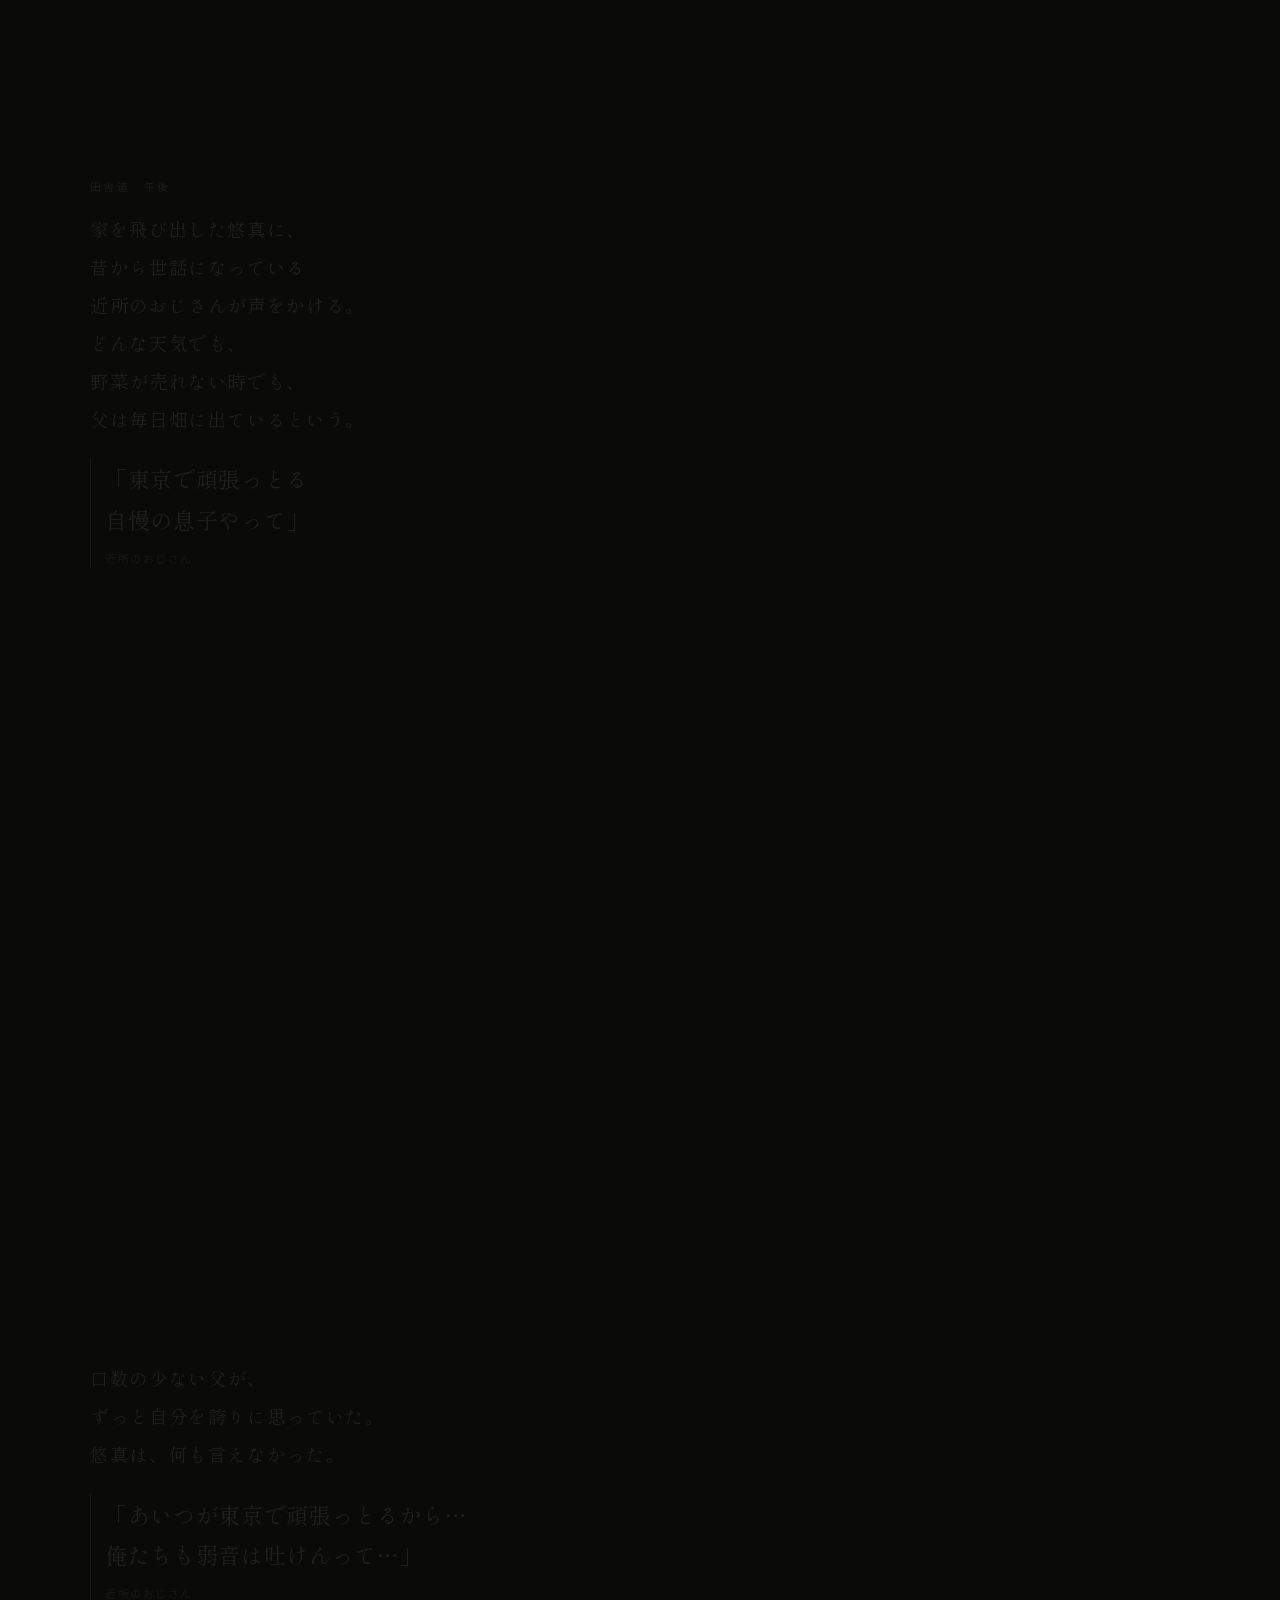
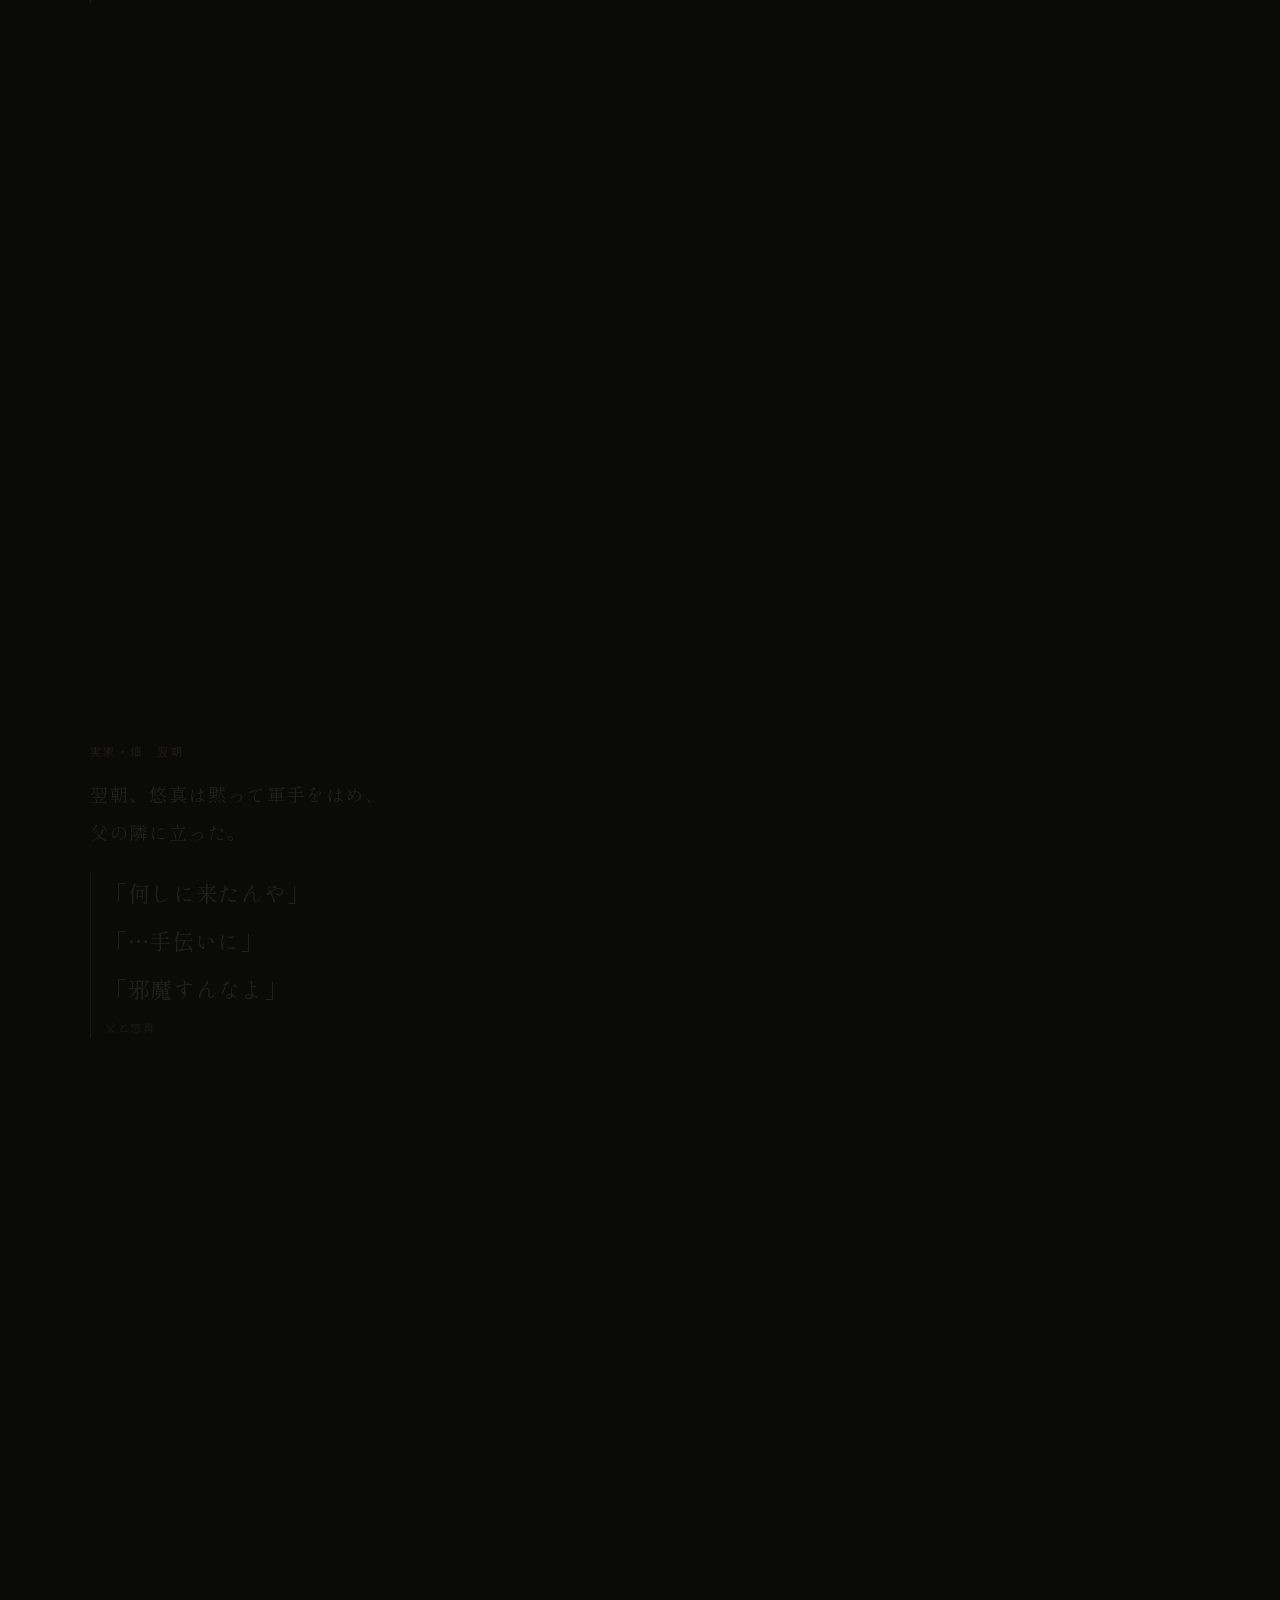
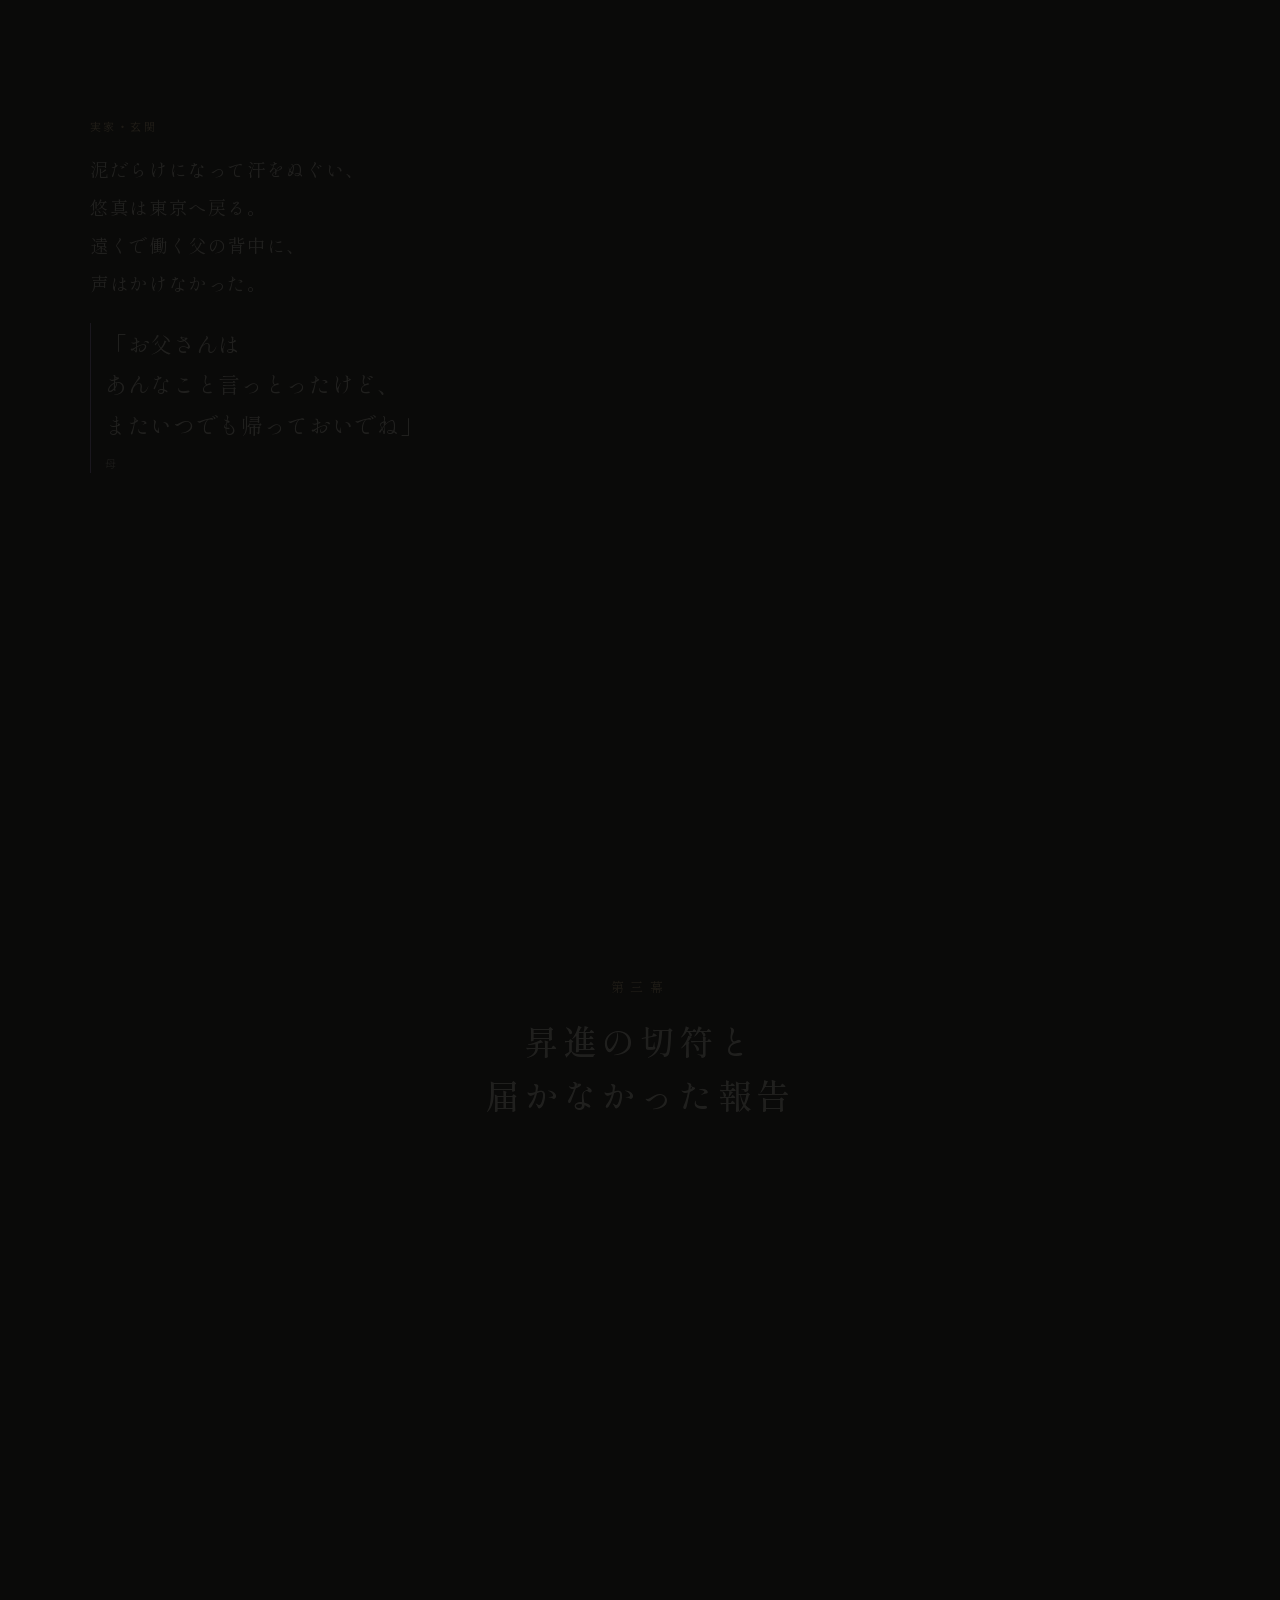
<file: 01_blossom/index.html>
<!doctype html>
<html lang="ja">
<head>
<meta charset="utf-8">
<meta name="viewport" content="width=device-width, initial-scale=1, viewport-fit=cover">
<title>『blossom』Music Short Film</title>
<meta name="description" content="ミュージックショートフィルム『blossom』。一度挫折を経験した青年が、父の背中から大切なことに気づき、また歩き出すまでの物語。">
<meta property="og:type" content="website">
<meta property="og:title" content="『blossom』Music Short Film">
<meta property="og:description" content="一度挫折を経験した青年が、父の背中から大切なことに気づき、また歩き出すまでの物語。">
<meta property="og:image" content="https://kazuki-tsurumaru-ops.github.io/music-short-film/01_blossom/images/title-l.jpg">
<meta property="og:url" content="https://kazuki-tsurumaru-ops.github.io/music-short-film/01_blossom/">
<meta name="twitter:card" content="summary_large_image">
<link rel="canonical" href="https://kazuki-tsurumaru-ops.github.io/music-short-film/01_blossom/">
<meta name="theme-color" content="#0a0a09">
<link rel="preconnect" href="https://fonts.googleapis.com">
<link rel="preconnect" href="https://fonts.gstatic.com" crossorigin>
<link rel="stylesheet" href="https://fonts.googleapis.com/css2?family=Cormorant+Garamond:ital,wght@1,400&family=Noto+Sans+JP:wght@400;500&family=Shippori+Mincho:wght@400;500&display=swap">
<link rel="stylesheet" href="../common/style.css">
</head>
<body>

<!-- ===== 冒頭のメッセージ（開くと暗転し、タイプライターで出る。終わると自動スクロールが始まる）
     文章は data-text の中。改行はそのまま反映され、空行は少し長めの間になる ===== -->
<div class="intro" id="intro" hidden>
  <div class="intro-inner">
    <p class="intro-text" data-text="13年間、ほとんど会っていなかった両親。
仲間との出会いに背中を押され、
危篤の父に、ようやく
「ありがとう」を伝えられた。
その想いを忘れたくなくて
生まれたのが、楽曲「blossom」です。

根を張る季節も、蕾のまま燻る季節も、
花を咲かせる季節も、すべては美しい。
苦しい時期すらも美しいと伝えたくて、
この曲をひとつの短編映画にしました。
たった2日間の撮影で、
美しい夢を持った多くの仲間が、
ひとつの作品を形にしました。"></p>
    <p class="intro-sign">島田 州平　／　鶴丸 和幸</p>
  </div>
  <span class="intro-skip">タップでスキップ</span>
</div>

<header class="topbar">
  <span class="mark">MUSIC SHORT FILM No.01</span>
  <a class="jump" href="#watch">本編を観る</a>
</header>

<!-- ===== 冒頭 ===== -->
<section class="hero">
  <picture>
    <source media="(orientation: portrait)" srcset="images/hero-p.jpg">
    <img src="images/hero-l.jpg" alt="">
  </picture>
  <div class="hero-inner">
    <p class="eyebrow">MUSIC SHORT FILM</p>
    <h1>blossom</h1>
    <p class="music">SHIMAMON</p>
    <p class="logline">一度つまずいた青年が、<br>父の背中から大切なことに気づき、<br>また歩き出すまでの物語。</p>
  </div>
  <div class="cue">SCROLL</div>
</section>

<!-- ===== 物語 =====
     data-shot ＝ その場面で背景に出す画像の名前（images/名前-l.jpg と 名前-p.jpg）
     data-shot を空にすると、背景は黒になる -->
<main class="story" data-img-base="images/">
  <div class="stage" aria-hidden="true"></div>
  <div class="scenes">

    <section class="scene" data-shot="past">
      <div class="card">
        <p class="slug">大学時代</p>
        <p class="lead">根拠なんてなかった。<br>それでも、何にでもなれる気がしていた。</p>
        <blockquote class="line"><p>「だって俺ら、<br>まだ何にでもなれるじゃん」</p><cite>悠真</cite></blockquote>
      </div>
    </section>

    <section class="scene act" data-shot="">
      <div class="card"><p class="num">第一幕</p><h2>現状の葛藤</h2></div>
    </section>

    <section class="scene" data-shot="pitch">
      <div class="card">
        <p class="slug">取引先・会議室　昼</p>
        <p class="lead">IT企業に入って2年目の悠真。<br>効率と数字を並べた提案に、<br>担当者が顔を上げる。</p>
        <blockquote class="line"><p>「…それって、<br>現場の方々の課題も<br>解決できるんですかね？」</p><cite>取引先の担当者</cite></blockquote>
      </div>
    </section>

    <section class="scene" data-shot="reject">
      <div class="card">
        <p class="slug">会社オフィス　夕方</p>
        <p class="lead">答えは「見送り」だった。<br>自信に満ちていた学生時代と、<br>結果が出ない今。<br>その差が、少しずつ重くなっていく。</p>
        <blockquote class="line"><p>「先方からいま連絡があって、<br>今回の件、見送りだそうだ」</p><cite>上司</cite></blockquote>
      </div>
    </section>

    <section class="scene" data-shot="bench">
      <div class="card">
        <p class="slug">駅前のベンチ　夜</p>
        <p class="lead">母から「最近どう？」とメッセージが届く。<br>「元気だよ」と打って、消した。</p>
      </div>
    </section>

    <section class="scene" data-shot="night">
      <div class="card">
        <p class="slug">会社オフィス　夜</p>
        <p class="lead">ミスが増え、<br>仕事から目をそらすようになった。<br>有休を申請しようと印鑑を探すと、<br>カバンの中から、<br>封筒に入れた退職届が出てきた。</p>
        <blockquote class="line"><p>「前はもっとちゃんとできてただろ」</p><cite>上司</cite></blockquote>
      </div>
    </section>

    <section class="scene act" data-shot="">
      <div class="card"><p class="num">第二幕</p><h2>逃避と父の素顔</h2></div>
    </section>

    <section class="scene" data-shot="taxi">
      <div class="card">
        <p class="slug">帰省</p>
        <p class="lead">有休を取って、悠真は実家に帰った。</p>
      </div>
    </section>

    <section class="scene" data-shot="mother">
      <div class="card">
        <p class="slug">実家・畑　昼</p>
        <p class="lead">遠くに、黙々と畑で働く<br>父と母の姿が見えた。</p>
        <blockquote class="line"><p>（何がこの人たちを、<br>ここまで動かして…）</p><cite>悠真</cite></blockquote>
      </div>
    </section>

    <section class="scene" data-shot="clash">
      <div class="card">
        <p class="slug">実家・居間</p>
        <p class="lead">「お前、仕事辞めるんか」<br>父の問いに、悠真は言い返してしまう。</p>
        <blockquote class="line"><p>「お前、何から逃げとんや！」</p><p>「そんな半端な覚悟なら、<br>もう帰ってくるな！」</p><cite>父</cite></blockquote>
      </div>
    </section>

    <section class="scene" data-shot="elder">
      <div class="card">
        <p class="slug">田舎道　午後</p>
        <p class="lead">家を飛び出した悠真に、<br>昔から世話になっている<br>近所のおじさんが声をかける。<br>どんな天気でも、<br>野菜が売れない時でも、<br>父は毎日畑に出ているという。</p>
        <blockquote class="line"><p>「東京で頑張っとる<br>自慢の息子やって」</p><cite>近所のおじさん</cite></blockquote>
      </div>
    </section>

    <section class="scene" data-shot="listen">
      <div class="card">
        <p class="lead">口数の少ない父が、<br>ずっと自分を誇りに思っていた。<br>悠真は、何も言えなかった。</p>
        <blockquote class="line"><p>「あいつが東京で頑張っとるから…<br>俺たちも弱音は吐けんって…」</p><cite>近所のおじさん</cite></blockquote>
      </div>
    </section>

    <section class="scene" data-shot="father">
      <div class="card">
        <p class="slug">実家・畑　翌朝</p>
        <p class="lead">翌朝、悠真は黙って軍手をはめ、<br>父の隣に立った。</p>
        <blockquote class="line"><p>「何しに来たんや」</p><p>「…手伝いに」</p><p>「邪魔すんなよ」</p><cite>父と悠真</cite></blockquote>
      </div>
    </section>

    <section class="scene" data-shot="farewell">
      <div class="card">
        <p class="slug">実家・玄関</p>
        <p class="lead">泥だらけになって汗をぬぐい、<br>悠真は東京へ戻る。<br>遠くで働く父の背中に、<br>声はかけなかった。</p>
        <blockquote class="line"><p>「お父さんは<br>あんなこと言っとったけど、<br>またいつでも帰っておいでね」</p><cite>母</cite></blockquote>
      </div>
    </section>

    <section class="scene act" data-shot="">
      <div class="card"><p class="num">第三幕</p><h2>昇進の切符と<br>届かなかった報告</h2></div>
    </section>

    <section class="scene" data-shot="memo">
      <div class="card">
        <p class="slug">取引先・会議室　昼</p>
        <p class="lead">独りよがりの提案をやめ、<br>まず現場の声を聞くところから始めた。</p>
        <blockquote class="line"><p>「実際、現場の方々は<br>この部分が特に困っていて…」</p><cite>取引先の担当者</cite></blockquote>
      </div>
    </section>

    <section class="scene" data-shot="deal">
      <div class="card">
        <p class="lead">上司に相談し、<br>夜遅くまで資料を作り直して<br>迎えた最終プレゼン。</p>
        <blockquote class="line"><p>「では、導入する方向で、<br>話を進めてもらっても<br>いいですか？」</p><cite>取引先の担当者</cite></blockquote>
      </div>
    </section>

    <section class="scene" data-shot="promo">
      <div class="card">
        <p class="slug">会社オフィス　夕方</p>
        <blockquote class="line"><p>「おめでとう。<br>昇進決まったぞ」</p><cite>上司</cite></blockquote>
        <p class="lead" style="margin-top:18px">上司が去ったあと、<br>小さくガッツポーズをした。</p>
      </div>
    </section>

    <section class="scene" data-shot="call">
      <div class="card">
        <p class="slug">東京の街　朝</p>
        <p class="lead">父へのお土産を手に、実家へ向かう朝。<br>父に連絡しようとした、そのとき——<br>母から電話がかかってくる。</p>
      </div>
    </section>

  </div>
</main>

<!-- ===== 本編（YouTube） =====
     公開したら data-youtube-id="" の "" の中に動画IDを入れる
     例：https://www.youtube.com/watch?v=AbCdEf12345 なら AbCdEf12345 -->
<section id="watch" class="watch" data-youtube-id="LOAPJ7QYHjQ">
  <p class="eyebrow">FULL FILM</p>
  <h2>blossom</h2>
  <p class="sub">SHIMAMON「blossom」Music Short Film</p>
  <div class="player">
    <button class="facade" type="button" aria-label="本編を再生" data-title="『blossom』Music Short Film">
      <img src="images/father-l.jpg" alt="『blossom』Music Short Film" loading="lazy">
      <span class="play"></span>
      <span class="soon-label">近日公開</span>
    </button>
  </div>
  <a class="yt-link" href="#" target="_blank" rel="noopener">YouTubeで観る ↗</a>
</section>

<!-- ===== クレジット ===== -->
<section class="credits">
  <h2 class="section-title">CREDITS</h2>
  <p class="credits-title">『blossom』 Music Short Film</p>

    <div class="credit-group">
      <h3>MUSIC</h3>
      <div class="credit"><span class="role">Artist</span><span class="names">MYU.</span></div>
      <div class="credit"><span class="role">Music producer</span><span class="names">SHIMAMON</span></div>
    </div>

    <div class="credit-group">
      <h3>CAST</h3>
      <div class="credit"><span class="names">Hibiki Kitazumi</span></div>
      <div class="credit"><span class="names">Toshiya Nakamatsu</span></div>
      <div class="credit"><span class="names">Kayoko Motohashi</span></div>
      <div class="credit"><span class="names">Yusuke Saito</span></div>
      <div class="credit"><span class="names">Yuka Fujimaki</span></div>
      <div class="credit"><span class="names">Mitsuhiro Goto</span></div>
      <div class="credit"><span class="names">Takuya Ebisawa</span></div>
    </div>

    <div class="credit-group making">
      <h3>MAKING</h3>
      <p class="note">撮影の記録</p>
      <div class="gallery">
        <a href="making/3602-l.jpg"><img src="making/3602-s.jpg" alt="撮影現場の様子 1" loading="lazy" decoding="async"></a>
        <a href="making/3591-l.jpg"><img src="making/3591-s.jpg" alt="撮影現場の様子 2" loading="lazy" decoding="async"></a>
        <a href="making/3608-l.jpg"><img src="making/3608-s.jpg" alt="撮影現場の様子 3" loading="lazy" decoding="async"></a>
        <a href="making/3592-l.jpg"><img src="making/3592-s.jpg" alt="撮影現場の様子 4" loading="lazy" decoding="async"></a>
        <a href="making/3617-l.jpg"><img src="making/3617-s.jpg" alt="撮影現場の様子 5" loading="lazy" decoding="async"></a>
        <a href="making/3613-l.jpg"><img src="making/3613-s.jpg" alt="撮影現場の様子 6" loading="lazy" decoding="async"></a>
        <a href="making/3633-l.jpg"><img src="making/3633-s.jpg" alt="撮影現場の様子 7" loading="lazy" decoding="async"></a>
        <a href="making/3636-l.jpg"><img src="making/3636-s.jpg" alt="撮影現場の様子 8" loading="lazy" decoding="async"></a>
        <a href="making/3662-l.jpg"><img src="making/3662-s.jpg" alt="撮影現場の様子 9" loading="lazy" decoding="async"></a>
        <a href="making/3656-l.jpg"><img src="making/3656-s.jpg" alt="撮影現場の様子 10" loading="lazy" decoding="async"></a>
        <a href="making/3669-l.jpg"><img src="making/3669-s.jpg" alt="撮影現場の様子 11" loading="lazy" decoding="async"></a>
        <a href="making/3677-l.jpg"><img src="making/3677-s.jpg" alt="撮影現場の様子 12" loading="lazy" decoding="async"></a>
      </div>
    </div>

    <div class="credit-group">
      <h3>CREW</h3>
      <div class="credit"><span class="role">Executive Producer</span><span class="names">Shuhei Shimada</span></div>
      <div class="credit"><span class="role">Producer</span><span class="names">Kazuki Tsurumaru, Koya Nohara</span><span class="handles"><a href="https://www.instagram.com/kazuki.tsurumaru/" target="_blank" rel="noopener">@kazuki.tsurumaru</a> <a href="https://www.instagram.com/nohara0508.rb/" target="_blank" rel="noopener">@nohara0508.rb</a></span></div>
      <div class="credit"><span class="role">Director</span><span class="names">Takayoshi Murata</span><span class="handles"><a href="https://www.instagram.com/mrsn_film/" target="_blank" rel="noopener">@mrsn_film</a></span></div>
      <div class="credit"><span class="role">Assistant Director</span><span class="names">Kota Higuchi</span><span class="handles"><a href="https://www.instagram.com/kota.h0211/" target="_blank" rel="noopener">@kota.h0211</a></span></div>
      <div class="credit"><span class="role">Cinematographer</span><span class="names">Ibuki Adachi</span><span class="handles"><a href="https://www.instagram.com/ibuki_adachi_/" target="_blank" rel="noopener">@ibuki_adachi_</a></span></div>
      <div class="credit"><span class="role">Audio</span><span class="names">Hiroaki Ando</span><span class="handles"><a href="https://www.instagram.com/hiro_a_wav/" target="_blank" rel="noopener">@hiro_a_wav</a></span></div>
      <div class="credit"><span class="role">Project Assistant</span><span class="names">Naohiro Matsuda, Mocchi, Kaito Sumi, Naoki Sakai</span><span class="handles"><a href="https://www.instagram.com/nr_mt126/" target="_blank" rel="noopener">@nr_mt126</a> <a href="https://www.instagram.com/sakadone_0916/" target="_blank" rel="noopener">@sakadone_0916</a> <a href="https://www.instagram.com/annykaiteki/" target="_blank" rel="noopener">@annykaiteki</a> <a href="https://www.instagram.com/motti1022/" target="_blank" rel="noopener">@motti1022</a></span></div>
      <div class="credit"><span class="role">Hair &amp; Make-up</span><span class="names">Hazuki Kuramochi, Sora Watanabe</span><span class="handles"><a href="https://www.instagram.com/ha_chan_man/" target="_blank" rel="noopener">@ha_chan_man</a></span></div>
    </div>

    <div class="credit-group">
      <h3>エキストラ協力</h3>
      <div class="credit"><span class="names">株式会社iimon社員一同</span></div>
      <div class="credit"><span class="names">市毛 龍之介</span></div>
      <div class="credit"><span class="names">岩井 慎太郎</span></div>
      <div class="credit"><span class="names">大森 晴太</span></div>
    </div>

    <div class="credit-group">
      <h3>ロケーション協力</h3>
      <div class="credit"><span class="names">株式会社iimon</span></div>
      <div class="credit"><span class="names">SINBOW（青梅市木野下自治会）</span></div>
      <div class="credit"><span class="names">とのわファーム</span></div>
      <div class="credit"><span class="names">藤橋山正覚院 報恩寺</span></div>
      <div class="credit"><span class="names">中野 芳則（なかよしch）</span></div>
      <div class="credit"><span class="names">本橋 大輔（Iwakura Experience）</span></div>
      <div class="credit"><span class="names">610kazzy（武藤治作酒造）</span></div>
    </div>

    <div class="credit-group">
      <h3>劇用車協力</h3>
      <div class="credit"><span class="names">有限会社レトロエンタープライズ</span></div>
    </div>

    <div class="credit-group">
      <h3>制作プロダクション</h3>
      <div class="credit"><span class="names">株式会社RI.BAN</span></div>
      <div class="credit"><span class="names">株式会社REConos</span></div>
    </div>
</section>

<!-- ===== 想い =====
     文章は 資料/ の原文から作っている。段落ごとに <p>〜</p> -->
<section class="voices">
  <div class="voices-bg" aria-hidden="true">
    <picture>
      <source media="(orientation: portrait)" srcset="images/title-p.jpg">
      <img src="images/title-l.jpg" alt="" loading="lazy">
    </picture>
  </div>
  <h2 class="section-title">VOICES</h2>
  <div class="wrap">
    <article class="voice glass">
      <div class="who">
        <span class="role">株式会社iimon 代表取締役<br>エグゼクティブプロデューサー</span>
        <span class="name">島田 州平</span>
      </div>
      <div class="body">
        <p>EOのフォーラムやLOIVEのMission’S研修で心が開いちゃって、音楽制作にハマり、仲間と本格的な音楽短編映画まで作っちゃった話。</p>
        <p>しかも、総勢20名以上による本格撮影！<br>映画ではエグゼクティブプロデューサーとして関わり、作詞や音楽制作にも携わりました。</p>
        <p>そもそも、映画を作ろうなんて、まったく思っていなかったんです。少しだけ、その経緯をシェアさせてください。</p>
        <p>私は13年間、両親とほとんど会っていませんでした。<br>幼少期の家庭環境など、いろいろなことがあって、両親との関係には深い溝がありました。<br>正直、もう向き合う必要はないと思っていたんです。</p>
        <p>そんな自分が変わるきっかけになったのが、EOという経営者コミュニティの仲間たちとの出会い、そしてLOIVEのMission’S研修でした。</p>
        <p>EOには、少人数の経営者が経験を分かち合う「フォーラム」という場があります。</p>
        <p>私が所属しているフォーラムの名前は、<br>「blossom」<br>今回の映画と同じ名前です。<br>月に一度4時間、感情が大きく動いた上位5%の経験を持ち寄ります。</p>
        <p>アドバイスをするのではなく、お互いの経験を分かち合う。<br>自分とはまったく違う人生を歩んできた仲間たちの話に触れることで、自分一人では気づけなかったことに、少しずつ気づくようになりました。</p>
        <p>さらにLOIVEのMission’S研修などを通して、自分の価値観や反応の仕組みを見つめ直すようになり、<br>自分は本当はどう生きたいのか。<br>何を大切にしたいのか。<br>そんなことが、以前よりずっと見えるようになってきました。</p>
        <p>そして、大きく変わったのが家族との向き合い方でした。<br>ある日、EOの仲間と訪れたご実家で、その仲間のお父様に、みんなで感謝や尊敬の気持ちを伝える機会がありました。</p>
        <p>その時間は、本当に温かく、美しいものでした。<br>でも、そのとき自分の中に、ある問いが生まれたんです。</p>
        <p>「人の親にはこんなにまっすぐ向き合えるのに、なんで自分の親には向き合えないんだろう」<br>それまで、もう向き合う必要はないと思っていた両親。<br>でも、本当にそれでいいのか。<br>少しずつ、そんなふうに考えるようになりました。</p>
        <p>そして、その約2か月後。<br>父が危篤になりました。</p>
        <p>病院に駆けつけたものの、13年間の距離が簡単に埋まるわけではありません。<br>感謝を伝えようと思っても、なかなか言葉が出てこない。</p>
        <p>それでも、ようやく伝えることができました。<br>「今の自分がこうして挑戦できているのは、2人が育ててくれたからだと思う。ありがとう」<br>「なんだかんだあったけど、俺はお父さんの子で良かったよ」<br>自然と涙が出てきました。</p>
        <p>そして、父は今日か明日かもしれないと言われてから、一週間生きてくれました。<br>その間に、長い間離れていた家族5人が集まり、久しぶりに家族らしい時間を過ごすことができました。</p>
        <p>父が亡くなったあと、今度は母とも向き合うようになりました。<br>これまで知らなかった母の背景や、幼い頃に教えてもらった大切なことに気づくことで、母への見方も少しずつ変わっていきました。</p>
        <p>過去に起きたことは変わらない。<br>でも、過去の見え方は変わることがある。<br>そんな経験でした。</p>
        <p>そして、なぜ自分はここまで変われたんだろうと考えていくと、やっぱり仲間の存在が大きかったことに気づきました。</p>
        <p>その想いを忘れたくなくて、最初はメモを書き始めました。<br>それが少しずつ詩のようになり、気づけばAIを活用した音楽制作にどっぷりハマっていました。<br>曲を送り付けてご迷惑をかけた皆様、すみません！</p>
        <p>その中で生まれた曲の一つが『blossom』です。<br>ある日、この経験と曲を経営者仲間にシェアしたところ、なんと涙を流して聴いてくれたんです。</p>
        <p>そして、<br>「これは絶対に映像に残した方がいい！」<br>「きっと共感してくれる人がいる」<br>「紹介したい人がいるから、映画にしてみない？」<br>そんな言葉をもらいました。</p>
        <p>そこから、本当に映画制作が始まってしまいました！<br>最初は2〜3人くらいで撮影するのかなと思っていたら、<br>監督、助監督、カメラマン、音声、ヘアメイク、俳優、エキストラの皆さんなどなど、<br>総勢20名以上！！<br>本当にびっくりしました（笑）</p>
        <p>青梅市議の方にもロケ地をご紹介いただきました。<br>しかも、私が制作費を支払ってお願いしたわけではなく、プロデューサーをはじめ、多くの方が想いに共感して力を貸してくださったんです。</p>
        <p>私は楽曲やオフィスのロケ地提供、そしてエグゼクティブプロデューサーとして関わらせていただきました。<br>本当にありがたいことです。</p>
        <p>こうして完成したのが、ミュージックショートフィルム『blossom』。<br>映画は私の実話そのものではありませんが、父と息子の関係、自分自身の弱さ、そして本当はどう生きたいのか。<br>そんなテーマが込められています。</p>
        <p>今回、改めて感じたのは、<br>仲間って、自分一人では気づけなかったことに気づかせてくれて、人生そのものを変えてしまうことがあるんだな、ということ。</p>
        <p>仲間との出会いで両親との関係が変わり、そこから生まれた曲が、また別の仲間たちの力で映画になった。<br>こんなことになるなんて、想像もしていませんでした！</p>
        <p>そして、制作に関わってくださった皆さん、本当にありがとうございました！！<br>この作品が、皆さん自身の人生や、大切な人との関係を見つめ直すきっかけになったらうれしいです。</p>
      </div>
    </article>
    <article class="voice glass">
      <div class="who">
        <span class="role">株式会社REConos 代表取締役<br>プロデューサー</span>
        <span class="name">鶴丸 和幸</span>
        <a class="ig" href="https://www.instagram.com/kazuki.tsurumaru/" target="_blank" rel="noopener">@kazuki.tsurumaru</a>
      </div>
      <div class="body">
        <p>1人の苦悩と葛藤と<br>言葉にできないような<br>それでいて誰かに伝えたいような</p>
        <p>そんな思いを、ミュージックショートフィルムという短編映画として形にしました。ただあった出来事を言葉にしているわけではなく、そこから多くの人に教訓というか、知っていて欲しいと楽曲にした島田さんと、親友のこうやの想いから制作が始まりました。</p>
        <p>きっとこの歌は、ただの出来事を並べたものではなく、そんな歌から誰かがそっと何かを感じて欲しい。そんな未来へ向けた歌だと捉え、企画を担当しました。</p>
        <p>まず真っ先に頭に浮かんだのは、「blossom」という言葉の通り、「花が開く」という言葉の持つ景色と力です。</p>
        <p>僕自身もこれまでサッカーというスポーツを中心に、根を張る季節、蕾のまま燻る季節、花を咲かせ輝く季節を味わってきました。どれがいいとかではなく、全てが美しい記憶として残っています。だからこそ輝かしい時期ではなく、根を張っているような苦しい時期すらも美しさ。という想いをこの物語に込めたくて、一つのキーワードとして「エキザカム」という花をテーマにしてみました。</p>
        <p>エキザカム<br>誕生月は10/20。<br>花言葉は「あなたの夢は美しい」</p>
        <p>全ての物語の中に、この要素を散りばめながら、苦しい時期だけではなく、どんな瞬間も「夢」というのは美しい。というのを表現したく、今回の監督であるむらさんと打ち合わせを重ねました。</p>
        <p>この歌のもっと細かな背景は、島田さんのFacebookで読んで欲しいです。YouTubeの概要欄にも載っているのでぜひ。</p>
        <p>たった2日間という短い撮影時間ではありましたが、多くの仲間が、美しい夢を持った仲間が、一つの作品を形にした、そんな軌跡を見てもらえると嬉しいです。</p>
        <p class="sign">鶴丸和幸</p>
      </div>
    </article>
  </div>
</section>

<footer class="foot">
  <p>MUSIC SHORT FILM No.01『blossom』</p>
  <p>Production：RI.BAN / REConos</p>
  <p>v09</p>
</footer>

<script src="../common/story.js"></script>
</body>
</html>
</file>
<file: common/style.css>
/* ===== 全作品共通の見た目 ===== */
:root {
  --bg: #0a0a09;
  --ink: #ece7df;
  --mute: #9d978d;
  --line: rgba(236, 231, 223, .14);
  --accent: #a891dc;   /* エキザカムの紫 */
  --gold: #d6b88d;     /* 夕方の空 */
  --serif: "Shippori Mincho", "Hiragino Mincho ProN", "Yu Mincho", serif;
  --sans: "Noto Sans JP", "Hiragino Sans", system-ui, sans-serif;
  --latin: "Cormorant Garamond", var(--serif);
}

* { box-sizing: border-box; }
html { -webkit-text-size-adjust: 100%; }
/* 埋め込み表示用：ページを .scroller の箱の中でスクロールさせる（箱がないページでは何もしない） */
html:has(.scroller), body:has(> .scroller) { height: 100%; overflow: hidden; }
.scroller { height: 100%; overflow-x: hidden; overflow-y: auto; -webkit-overflow-scrolling: touch; overscroll-behavior: contain; }
body {
  margin: 0;
  background: var(--bg);
  color: var(--ink);
  font-family: var(--sans);
  font-size: 15px;
  line-height: 1.9;
  letter-spacing: .04em;
  -webkit-font-smoothing: antialiased;
  overflow-x: hidden;
}
img { display: block; max-width: 100%; }
a { color: inherit; }

/* ===== 上部バー ===== */
.topbar {
  position: fixed; inset: 0 0 auto 0; z-index: 50;
  display: flex; align-items: center; justify-content: space-between;
  padding: 14px 16px;
  font-size: 11px; letter-spacing: .18em;
  background: linear-gradient(to bottom, rgba(10,10,9,.75), rgba(10,10,9,0));
  pointer-events: none;
}
.topbar > * { pointer-events: auto; }
.topbar .mark { opacity: .8; }
.topbar .jump {
  text-decoration: none;
  border: 1px solid var(--line);
  border-radius: 999px;
  padding: 7px 14px;
  background: rgba(10,10,9,.4);
  backdrop-filter: blur(6px);
  -webkit-backdrop-filter: blur(6px);
}

/* ===== 冒頭 ===== */
.hero {
  position: relative;
  height: 100svh; min-height: 560px;
  display: grid; place-items: center;
  overflow: hidden;
  text-align: center;
}
.hero picture, .hero picture img {
  position: absolute; inset: 0; width: 100%; height: 100%; object-fit: cover;
}
.hero picture img { animation: drift 18s ease-out both; }
.hero::after {
  content: ""; position: absolute; inset: 0;
  background:
    radial-gradient(ellipse at center, rgba(10,10,9,.15), rgba(10,10,9,.65) 75%),
    linear-gradient(to bottom, rgba(10,10,9,0) 60%, var(--bg));
}
.hero-inner { position: relative; z-index: 1; display: grid; justify-items: center; gap: 22px; }
.eyebrow { margin: 0; font-size: 11px; letter-spacing: .32em; color: var(--gold); }
.hero h1 {
  margin: 0;
  font-family: var(--latin); font-style: italic; font-weight: 400;
  font-size: clamp(64px, 21vw, 168px);
  line-height: 1; letter-spacing: .01em;
  text-shadow: 0 2px 30px rgba(0,0,0,.35);
  animation: rise 2.4s .3s ease-out both;
}
.hero .music { margin: 0; font-size: 11px; letter-spacing: .4em; padding-left: .4em; color: var(--ink); opacity: .85; animation: rise 2s 1.2s ease-out both; }
.hero .logline { margin: 0; max-width: 20em; font-family: var(--serif); font-size: 14px; line-height: 2.1; color: var(--mute); animation: rise 2s 1.6s ease-out both; }
.cue {
  position: absolute; bottom: 22px; left: 50%; z-index: 1; transform: translateX(-50%);
  font-size: 10px; letter-spacing: .3em; color: var(--mute);
  display: grid; justify-items: center; gap: 10px;
}
.cue::after { content: ""; width: 1px; height: 44px; background: linear-gradient(var(--ink), transparent); animation: cue 2.4s infinite; transform-origin: top; }

/* ===== 物語（スクロールで進む部分） ===== */
.story { position: relative; }
.stage {
  position: sticky; top: 0; z-index: 0;
  height: 100svh; overflow: hidden;
  background: var(--bg);
}
.shot { position: absolute; inset: 0; opacity: 0; transition: opacity 1.4s ease; }
.shot.on { opacity: 1; }
.shot img { width: 100%; height: 100%; object-fit: cover; transform: scale(1.07); transition: transform 9s ease-out; }
.shot.on img { transform: scale(1); }
.stage::after {
  content: ""; position: absolute; inset: 0; pointer-events: none;
  background:
    linear-gradient(to top, rgba(10,10,9,.96) 0%, rgba(10,10,9,.72) 34%, rgba(10,10,9,0) 64%),
    linear-gradient(to bottom, rgba(10,10,9,.45), rgba(10,10,9,0) 18%);
}

.scenes { position: relative; z-index: 1; margin-top: -100svh; }
.scene {
  min-height: 115svh;
  display: flex; align-items: flex-end;
  padding: 0 20px 13svh;
}
.scene:first-child { min-height: 100svh; }
/* --t は story.js が入れる「画面の中央への近さ」（0〜1）。中央に来るほど文字が濃くなる */
.card {
  max-width: 32rem;
  opacity: calc(.1 + .9 * var(--t, 1));
  transform: translateY(calc((1 - var(--t, 1)) * 14px));
  will-change: opacity, transform;
}
/* 文字が中央に来るほど、背景の写真を暗くする */
.stage .dim { position: absolute; inset: 0; background: var(--bg); opacity: calc(var(--dim, 0) * .55); pointer-events: none; }
.slug { margin: 0 0 14px; font-size: 11px; letter-spacing: .22em; color: var(--gold); }
.lead { margin: 0; font-family: var(--serif); font-size: 16.5px; line-height: 2.05; }
.lead + .lead { margin-top: .6em; }
.lead, .line { word-break: auto-phrase; text-wrap: pretty; line-break: strict; }
.line {
  margin: 20px 0 0; padding-left: 14px;
  border-left: 1px solid var(--accent);
  font-family: var(--serif); font-size: 18px; line-height: 1.85; letter-spacing: .03em;
}
.line p { margin: 0; }
.line p + p { margin-top: .35em; }
.line cite { display: block; margin-top: 8px; font-style: normal; font-family: var(--sans); font-size: 11px; letter-spacing: .14em; color: var(--mute); }

/* 幕の区切り */
.scene.act { align-items: center; justify-content: center; text-align: center; min-height: 100svh; padding-bottom: 0; }
.act .card { max-width: none; }
.act .num { margin: 0; font-family: var(--serif); font-size: 13px; letter-spacing: .5em; color: var(--gold); }
.act h2 { margin: 14px 0 0; font-family: var(--serif); font-weight: 500; font-size: 26px; letter-spacing: .14em; line-height: 1.6; }


/* ===== 冒頭のメッセージ ===== */
.intro {
  position: fixed; inset: 0; z-index: 70;
  display: grid; justify-items: center; align-items: start;
  padding-top: 16svh;
  padding-left: max(24px, env(safe-area-inset-left, 0px)); padding-right: max(24px, env(safe-area-inset-right, 0px));
  background: rgba(10,10,9,0);
  transition: background 1.2s ease, opacity 1.2s ease, -webkit-backdrop-filter 1.2s ease, backdrop-filter 1.2s ease;
  cursor: pointer;
}
.intro[hidden] { display: none; }
.intro.dark { background: rgba(10,10,9,.84); -webkit-backdrop-filter: blur(6px); backdrop-filter: blur(6px); }
.intro.out { opacity: 0; pointer-events: none; }
.intro-inner { max-width: 30em; }
.intro-text {
  margin: 0; min-height: 1em;
  font-family: var(--serif); font-size: 16px; line-height: 2.2; letter-spacing: .06em;
  white-space: pre-line;
  word-break: auto-phrase; line-break: strict;
}
.intro-text::after {
  content: ""; display: inline-block; width: 1px; height: 1.1em; margin-left: 3px; vertical-align: -0.18em;
  background: var(--ink); animation: caret 1s steps(1) infinite;
}
.intro.typed .intro-text::after { display: none; }
.intro-sign { margin: 28px 0 0; font-size: 11px; letter-spacing: .24em; color: var(--gold); opacity: 0; transition: opacity 1.2s ease; }
.intro.typed .intro-sign { opacity: 1; }
.intro-skip {
  position: fixed; left: 50%; transform: translateX(-50%);
  bottom: calc(26px + env(safe-area-inset-bottom, 0px));
  font-size: 10.5px; letter-spacing: .2em; color: var(--mute);
  opacity: 0; transition: opacity 1s ease 1.5s;
}
.intro.dark .intro-skip { opacity: .8; }
.intro.typed .intro-skip { opacity: 0; transition-delay: 0s; }
@media (max-height: 700px) { .intro { padding-top: 9svh; } .intro-text { line-height: 2; } }
@keyframes caret { 50% { opacity: 0; } }

/* ===== 粒子のテクスチャ（画面全体に薄く重ねる） ===== */
.grain {
  position: fixed; inset: -50%; z-index: 80;
  width: 200%; height: 200%;
  pointer-events: none;
  opacity: .16;
  background-image: url("data:image/svg+xml,%3Csvg xmlns='http://www.w3.org/2000/svg' width='220' height='220'%3E%3Cfilter id='n'%3E%3CfeTurbulence type='fractalNoise' baseFrequency='.9' numOctaves='3' stitchTiles='stitch'/%3E%3CfeColorMatrix type='saturate' values='0'/%3E%3CfeComponentTransfer%3E%3CfeFuncR type='linear' slope='2.2' intercept='-.6'/%3E%3CfeFuncG type='linear' slope='2.2' intercept='-.6'/%3E%3CfeFuncB type='linear' slope='2.2' intercept='-.6'/%3E%3C/feComponentTransfer%3E%3C/filter%3E%3Crect width='100%25' height='100%25' filter='url(%23n)'/%3E%3C/svg%3E");
  background-size: 180px 180px;
  animation: grain .9s steps(5) infinite;
}
@keyframes grain {
  0% { transform: translate(0, 0); }
  20% { transform: translate(-3%, 2%); }
  40% { transform: translate(2%, -3%); }
  60% { transform: translate(-2%, -1%); }
  80% { transform: translate(3%, 3%); }
  100% { transform: translate(0, 0); }
}

/* ===== 自動スクロールのボタン（Liquid Glass） ===== */
.autoplay {
  position: fixed; z-index: 55;
  left: 50%; bottom: calc(18px + env(safe-area-inset-bottom, 0px));
  transform: translateX(-50%);
  width: 46px; height: 46px; padding: 0;
  display: grid; place-items: center;
  border-radius: 50%;
  color: var(--ink); cursor: pointer;
  background: linear-gradient(155deg, rgba(255,255,255,.18), rgba(255,255,255,.06)), rgba(16,15,14,.3);
  -webkit-backdrop-filter: blur(20px) saturate(170%); backdrop-filter: blur(20px) saturate(170%);
  border: 1px solid rgba(255,255,255,.22);
  box-shadow: inset 0 1px 0 rgba(255,255,255,.35), 0 10px 30px rgba(0,0,0,.35);
  transition: opacity .4s, transform .1s ease-out;
}
.autoplay[hidden] { display: none; }
.autoplay:active { transform: translateX(-50%) scale(.96); }
.autoplay .ico { width: 10px; height: 12px; display: grid; place-items: center; }
.autoplay .ico::before { content: ""; display: block; width: 0; height: 0; margin-left: 3px; border-style: solid; border-width: 6px 0 6px 10px; border-color: transparent transparent transparent var(--ink); }
.autoplay.on .ico::before { width: 3px; height: 12px; margin-left: 0; box-sizing: content-box; border-style: solid; border-width: 0 3px; border-color: var(--ink); }

/* ===== 本編（YouTube） ===== */
.watch {
  position: relative;
  padding: 18svh 16px 14svh;
  text-align: center;
  background: radial-gradient(ellipse at 50% 30%, rgba(168,145,220,.12), rgba(10,10,9,0) 60%), var(--bg);
}
.watch h2 { margin: 12px 0 6px; font-family: var(--latin); font-style: italic; font-weight: 400; font-size: 56px; line-height: 1.1; }
.watch .sub { margin: 0 0 32px; font-size: 11.5px; letter-spacing: .12em; color: var(--mute); }
.player {
  position: relative; max-width: 1080px; margin: 0 auto;
  aspect-ratio: 16 / 9; background: #000; overflow: hidden;
  box-shadow: 0 30px 80px rgba(0,0,0,.6);
}
.player iframe, .facade { position: absolute; inset: 0; width: 100%; height: 100%; border: 0; }
.facade { padding: 0; margin: 0; cursor: pointer; background: #000; color: var(--ink); }
.facade img { width: 100%; height: 100%; object-fit: cover; opacity: .85; transition: opacity .4s; }
.facade:hover img { opacity: 1; }
.play {
  position: absolute; left: 50%; top: 50%; transform: translate(-50%, -50%);
  width: 72px; height: 72px; border-radius: 50%;
  border: 1px solid rgba(236,231,223,.7);
  background: rgba(10,10,9,.35);
  backdrop-filter: blur(4px); -webkit-backdrop-filter: blur(4px);
}
.play::after {
  content: ""; position: absolute; left: 29px; top: 23px;
  border-style: solid; border-width: 13px 0 13px 21px;
  border-color: transparent transparent transparent var(--ink);
}
.soon-label {
  position: absolute; left: 50%; bottom: 14%; transform: translateX(-50%);
  font-size: 12px; letter-spacing: .3em; white-space: nowrap;
}
.watch.pending .play { display: none; }
.watch.pending .facade { cursor: default; }
.watch:not(.pending) .soon-label { display: none; }
.yt-link {
  display: inline-flex; align-items: center; gap: 10px;
  margin-top: 28px; padding: 14px 26px;
  border-radius: 999px; background: var(--ink); color: var(--bg);
  font-size: 13px; font-weight: 500; letter-spacing: .16em; text-decoration: none;
}
.watch.pending .yt-link { display: none; }

/* ===== クレジット ===== */
.credits { padding: 12svh 16px 10svh; text-align: center; border-top: 1px solid var(--line); }
.section-title { margin: 0 0 48px; font-family: var(--latin); font-weight: 400; font-size: 13px; letter-spacing: .5em; padding-left: .5em; color: var(--mute); }
.credits-title { margin: -24px 0 56px; font-family: var(--latin); font-style: italic; font-size: 22px; }
/* 肩書きを上、名前を下に重ねる（左右の行ずれを起こさない並び） */
.credit-group { margin: 0 auto 52px; max-width: 30rem; display: grid; gap: 18px; }
.credit-group h3 { margin: 0 0 4px; font-size: 10px; font-weight: 500; letter-spacing: .4em; padding-left: .4em; color: var(--gold); }
.credit { display: grid; justify-items: center; gap: 2px; }
.credit .role { font-size: 11px; letter-spacing: .14em; color: var(--mute); }
.credit .names { font-family: var(--serif); font-size: 15.5px; line-height: 1.7; text-wrap: balance; }
.credit .handles { display: flex; flex-wrap: wrap; justify-content: center; gap: 2px 12px; font-size: 10.5px; letter-spacing: .04em; }
.credit .handles a { color: var(--mute); text-decoration: none; }
.credit .handles a:hover, .credit .handles a:focus-visible { color: var(--ink); text-decoration: underline; }

/* ===== 想い（Liquid Glass のカード） ===== */
.voices { position: relative; isolation: isolate; padding: 0 16px 14svh; border-top: 1px solid var(--line); }
.voices-bg { position: sticky; top: 0; z-index: -1; height: 100svh; margin: 0 -16px -100svh; overflow: hidden; }
.voices-bg img { width: 100%; height: 100%; object-fit: cover; transform: scale(1.08); }
.voices-bg::after { content: ""; position: absolute; inset: 0; background: linear-gradient(rgba(10,10,9,.72), rgba(10,10,9,.56) 45%, rgba(10,10,9,.74)); }
.voices .section-title { margin: 0; padding: 12svh 0 40px; text-align: center; color: var(--ink); }
.voices .wrap { display: grid; gap: 44px; }
.glass {
  position: relative;
  width: 100%; max-width: 38rem; margin: 0 auto;
  padding: 30px 22px 26px;
  border-radius: 30px;
  background: linear-gradient(155deg, rgba(255,255,255,.16), rgba(255,255,255,.05) 42%, rgba(255,255,255,.08)), rgba(16,15,14,.28);
  -webkit-backdrop-filter: blur(28px) saturate(170%);
  backdrop-filter: blur(28px) saturate(170%);
  border: 1px solid rgba(255,255,255,.2);
  box-shadow:
    inset 0 1px 0 rgba(255,255,255,.4),
    inset 0 -1px 0 rgba(255,255,255,.07),
    0 30px 70px rgba(0,0,0,.45);
}
/* 光が板の角に当たる反射 */
.glass::before {
  content: ""; position: absolute; inset: 0; border-radius: inherit; pointer-events: none;
  background: radial-gradient(120% 55% at 0% 0%, rgba(255,255,255,.16), rgba(255,255,255,0) 55%);
}
.voice .who {
  position: relative;
  margin: 0 0 24px; padding-bottom: 20px;
  display: grid; gap: 6px; justify-items: start;
  border-bottom: 1px solid rgba(255,255,255,.16);
}
.voice .role { font-size: 11px; letter-spacing: .12em; line-height: 1.8; color: var(--gold); }
.voice .name { font-family: var(--serif); font-size: 26px; letter-spacing: .2em; line-height: 1.4; }
.ig {
  margin-top: 4px; padding: 6px 13px;
  border-radius: 999px;
  font-size: 11px; letter-spacing: .06em; text-decoration: none;
  background: rgba(255,255,255,.12);
  border: 1px solid rgba(255,255,255,.22);
  box-shadow: inset 0 1px 0 rgba(255,255,255,.3);
  transition: transform .1s ease-out, background .2s;
}
.ig:hover { background: rgba(255,255,255,.2); }
.ig:active { transform: scale(.97); }
.voice .body { position: relative; }
.voice .body p { margin: 0 0 1.2em; font-family: var(--serif); font-size: 15.5px; line-height: 2.15; }
.voice .body p:last-child { margin-bottom: 0; }
.voice .body .sign { text-align: right; color: var(--mute); }

@media (prefers-reduced-transparency: reduce) {
  .glass { background: #1c1b1a; -webkit-backdrop-filter: none; backdrop-filter: none; }
}

/* ===== メイキング写真 ===== */
.making h3 { margin-bottom: 0; }
.making .note { margin: 0 0 6px; font-size: 11px; color: var(--mute); letter-spacing: .1em; }
.gallery { display: grid; grid-template-columns: repeat(3, minmax(0, 1fr)); gap: 4px; width: 100%; }
.gallery a { display: block; aspect-ratio: 1; overflow: hidden; border-radius: 6px; background: #151413; }
.gallery img { width: 100%; height: 100%; object-fit: cover; opacity: .9; transition: transform .5s ease, opacity .3s; }
.gallery a:hover img, .gallery a:focus-visible img { opacity: 1; transform: scale(1.04); }
.gallery a:focus-visible { outline: 1px solid var(--ink); outline-offset: 2px; }

/* 写真の拡大表示 */
.lightbox {
  width: 100%; height: 100%; max-width: none; max-height: none;
  margin: 0; padding: 0; border: 0;
  background: transparent; color: var(--ink);
}
.lightbox::backdrop { background: rgba(6,6,5,.9); -webkit-backdrop-filter: blur(12px); backdrop-filter: blur(12px); }
.lightbox[open] { display: grid; place-items: center; }
.lightbox img { max-width: 94vw; max-height: 82svh; object-fit: contain; border-radius: 8px; box-shadow: 0 30px 80px rgba(0,0,0,.6); }
.lb-btn {
  position: fixed; z-index: 2;
  width: 46px; height: 46px; border-radius: 50%;
  display: grid; place-items: center;
  font: 300 22px/1 var(--sans); color: var(--ink); cursor: pointer;
  background: rgba(255,255,255,.12);
  -webkit-backdrop-filter: blur(20px) saturate(170%); backdrop-filter: blur(20px) saturate(170%);
  border: 1px solid rgba(255,255,255,.22);
  box-shadow: inset 0 1px 0 rgba(255,255,255,.35), 0 10px 30px rgba(0,0,0,.35);
  transition: transform .1s ease-out;
}
.lb-btn:active { transform: scale(.94); }
.lb-close { top: calc(16px + env(safe-area-inset-top, 0px)); right: calc(16px + env(safe-area-inset-right, 0px)); }
.lb-prev { left: calc(12px + env(safe-area-inset-left, 0px)); bottom: calc(24px + env(safe-area-inset-bottom, 0px)); }
.lb-next { right: calc(12px + env(safe-area-inset-right, 0px)); bottom: calc(24px + env(safe-area-inset-bottom, 0px)); }
.lb-count { position: fixed; left: 50%; transform: translateX(-50%); bottom: calc(38px + env(safe-area-inset-bottom, 0px)); font-size: 11px; letter-spacing: .2em; color: var(--mute); }

/* ===== 最下部 ===== */
.foot { padding: 40px 16px 48px; text-align: center; font-size: 10.5px; letter-spacing: .16em; color: var(--mute); border-top: 1px solid var(--line); }
.foot p { margin: 4px 0; }

/* ===== PC ===== */
@media (min-width: 900px) {
  body { font-size: 16px; }
  .topbar { padding: 22px 36px; }
  .hero .music { font-size: 15px; }
  .hero .logline { font-size: 15px; max-width: none; }
  .stage::after {
    background:
      linear-gradient(to right, rgba(10,10,9,.82) 0%, rgba(10,10,9,.5) 34%, rgba(10,10,9,0) 62%),
      linear-gradient(to top, rgba(10,10,9,.7) 0%, rgba(10,10,9,0) 40%);
  }
  .scene { padding: 0 7vw 14vh; }
  .lead { font-size: 18.5px; }
  .intro { padding-top: 22vh; }
  .intro-text { font-size: 19px; }
  .line { font-size: 22px; }
  .act h2 { font-size: 34px; }
  .watch h2 { font-size: 80px; }
  .credit-group { max-width: 36rem; }
  .credit .names { font-size: 17px; }
  .glass { padding: 44px 48px 40px; }
  .voices .wrap { gap: 64px; }
  .gallery { grid-template-columns: repeat(6, minmax(0, 1fr)); }
  .making { max-width: 44rem; }
  .lb-prev, .lb-next { top: 50%; bottom: auto; transform: translateY(-50%); }
  .lb-prev:active, .lb-next:active { transform: translateY(-50%) scale(.94); }
}

/* ===== 動き ===== */
@keyframes rise { from { opacity: 0; transform: translateY(18px); } to { opacity: 1; transform: none; } }
@keyframes drift { from { transform: scale(1.12); } to { transform: scale(1); } }
@keyframes cue { 0% { transform: scaleY(0); opacity: 1; } 70% { transform: scaleY(1); opacity: 1; } 100% { transform: scaleY(1); opacity: 0; } }
</file>
